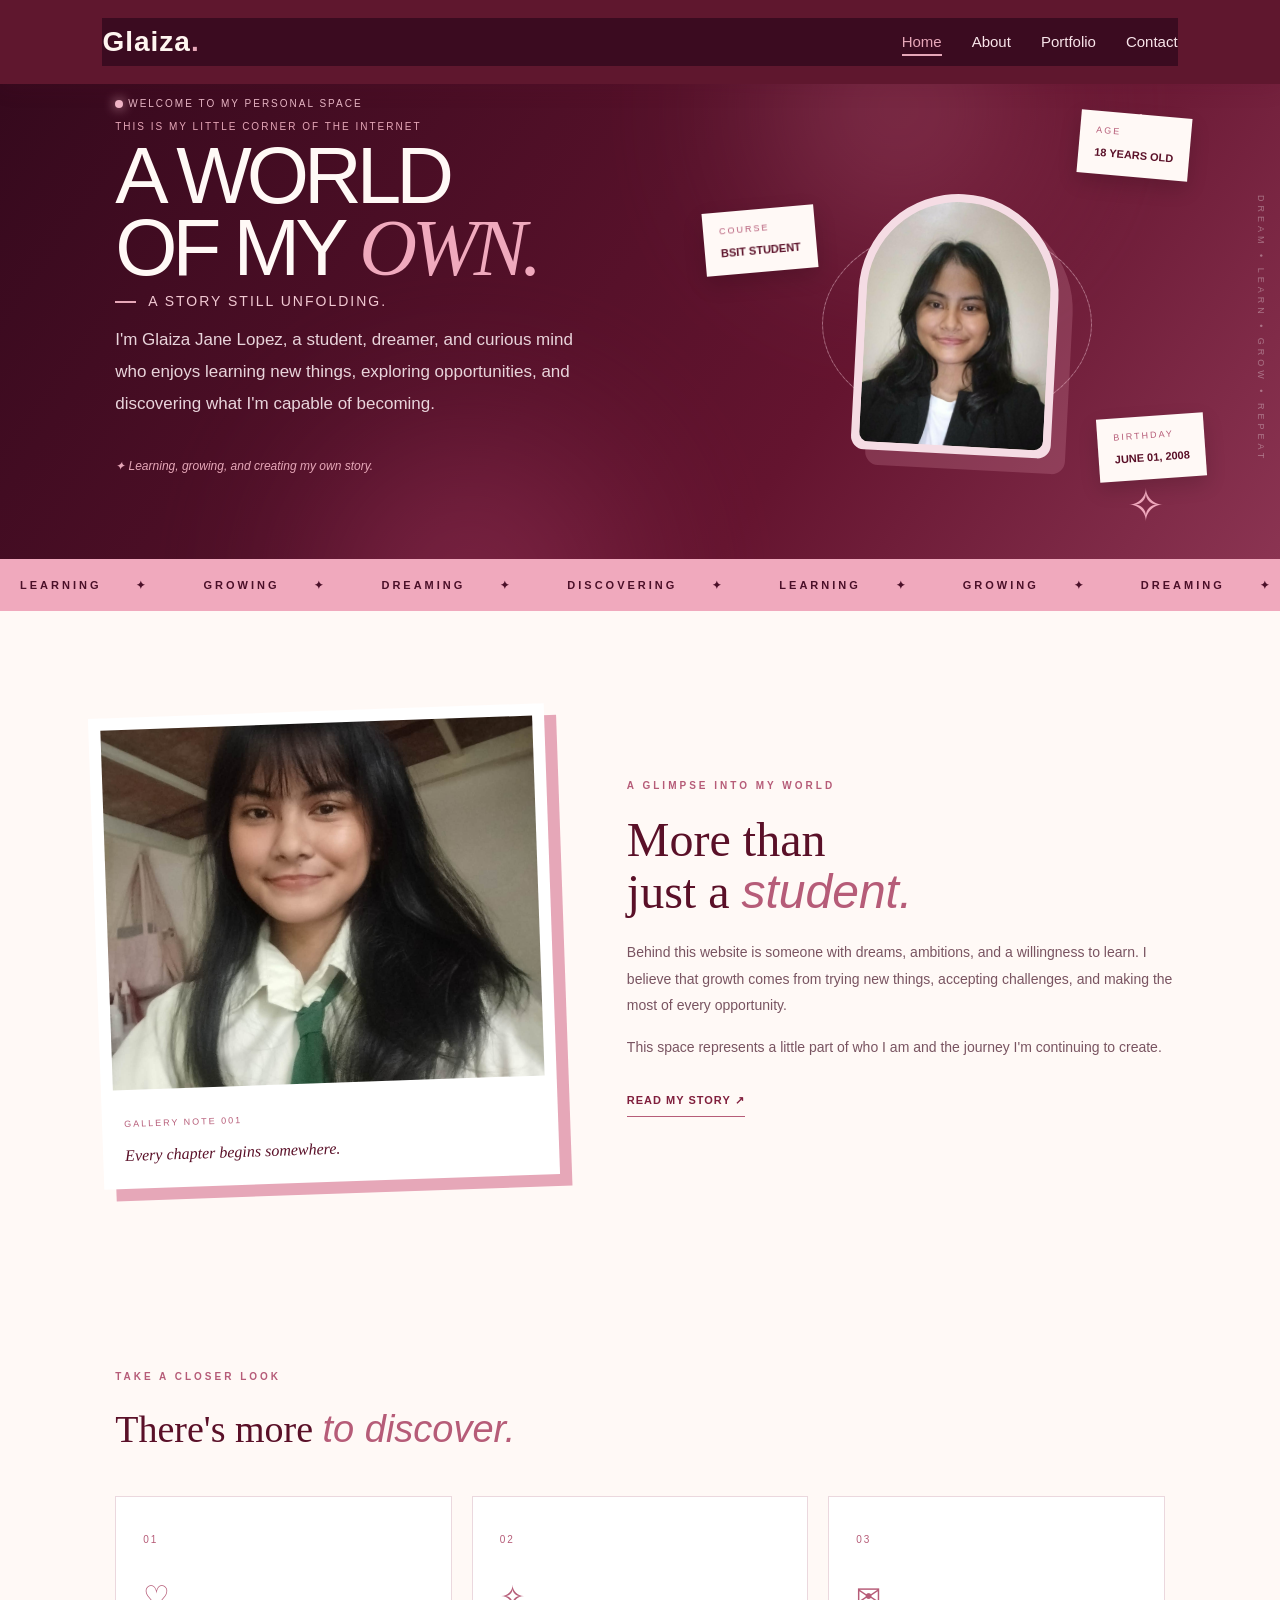
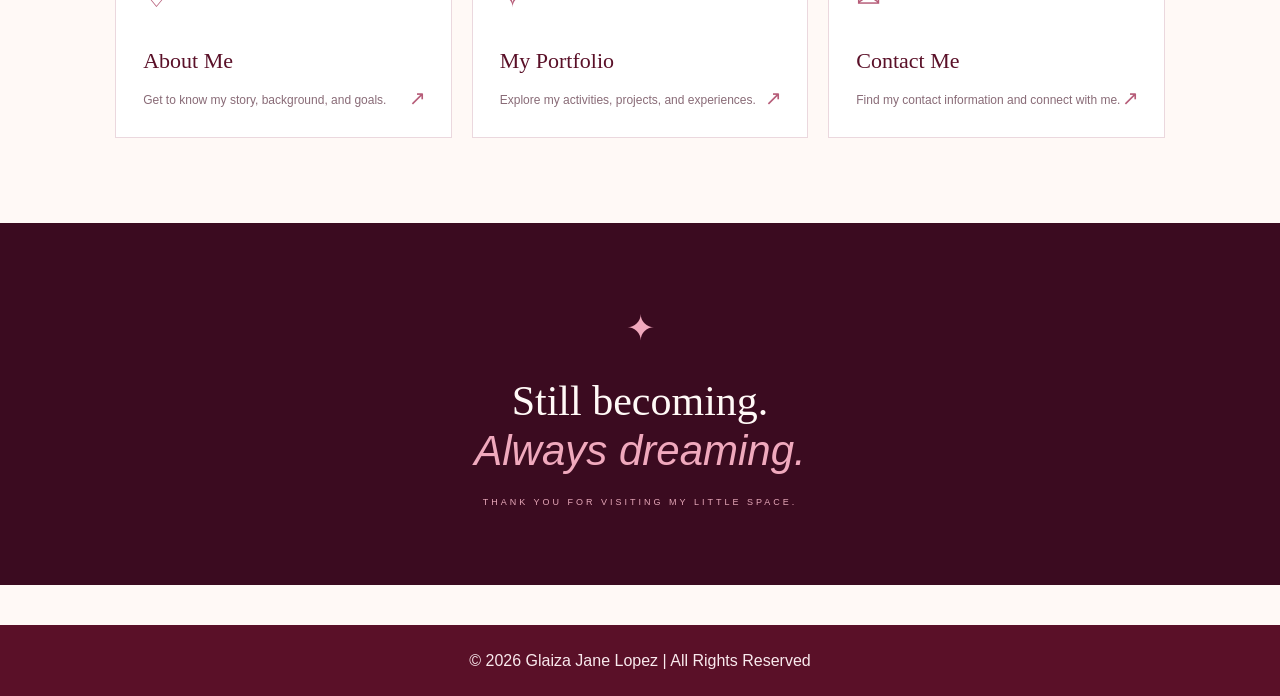
<file: index.html>
<!DOCTYPE html>
<html lang="en">
<head>
    <meta charset="UTF-8">
    <meta name="viewport" content="width=device-width, initial-scale=1.0">
    <title>Glaiza Jane Lopez | Home</title>
    <link rel="stylesheet" href="style.css">
</head>

<body class="dream-home">

    <header>
        <nav class="navbar dream-nav">
            <h2 class="logo">Glaiza<span>.</span></h2>

            <ul>
                <li><a href="index.html" class="active">Home</a></li>
                <li><a href="about.html">About</a></li>
                <li><a href="portfolio.html">Portfolio</a></li>
                <li><a href="contact.html">Contact</a></li>
            </ul>
        </nav>
    </header>

    <main>

        <!-- HERO SECTION -->

        <section class="dream-hero">

            <div class="dream-glow glow-one"></div>
            <div class="dream-glow glow-two"></div>
            <div class="dream-content">
                <div class="dream-intro-label">
                    <span class="online-dot"></span>
                    WELCOME TO MY PERSONAL SPACE
                </div>

                <p class="unique-intro">THIS IS MY LITTLE CORNER OF THE INTERNET</p>

                <h1>
                    A WORLD<br>
                    OF MY <span>OWN.</span>
                </h1>

                <div class="dream-subtitle">
                    <span class="subtitle-line"></span>
                    <p>A STORY STILL UNFOLDING.</p>
                </div>

                <p class="dream-description">
                    I'm Glaiza Jane Lopez, a student, dreamer, and
                    curious mind who enjoys learning new things,
                    exploring opportunities, and discovering what
                    I'm capable of becoming.
                </p>

                <div class="dream-social-note">
                    ✦ Learning, growing, and creating my own story.
                </div>

            </div>

            <!-- PROFILE IMAGE AND INFORMATION -->

            <div class="dream-portrait">

                <div class="portrait-orbit orbit-one"></div>
                <div class="portrait-orbit orbit-two"></div>

                <div class="portrait-card">
                    <img src="profile.jpg" alt="Glaiza Jane Lopez">
                </div>
                <div class="profile-fact fact-age">
                    <span>AGE</span>
                    <strong>18 YEARS OLD</strong>
                </div>

                <div class="profile-fact fact-birthday">
                    <span>BIRTHDAY</span>
                    <strong>JUNE 01, 2008</strong>
                </div>

                <div class="profile-fact fact-course">
                    <span>COURSE</span>
                    <strong>BSIT STUDENT</strong>
                </div>

                <div class="portrait-sticker sticker-top">✳</div>
                <div class="portrait-sticker sticker-bottom">✧</div>

            </div>

            <div class="dream-side-text">
                DREAM • LEARN • GROW • REPEAT
            </div>

        </section>

        <!-- MOVING TEXT -->

        <section class="dream-marquee">
            <div class="marquee-track">
                <span>LEARNING</span> ✦
                <span>GROWING</span> ✦
                <span>DREAMING</span> ✦
                <span>DISCOVERING</span> ✦
                <span>LEARNING</span> ✦
                <span>GROWING</span> ✦
                <span>DREAMING</span> ✦
                <span>DISCOVERING</span> ✦
            </div>
        </section>

        <!-- CONTENT BELOW HERO -->

        <section class="home-feature">

            <div class="feature-image">
                <img src="student.jpg" alt="A portrait of Glaiza">

                <div class="image-caption">
                    <span>GALLERY NOTE 001</span>
                    <p>Every chapter begins somewhere.</p>
                </div>
            </div>

            <div class="feature-text">

                <p class="section-label">A GLIMPSE INTO MY WORLD</p>

                <h2>
                    More than<br>
                    just a <span>student.</span>
                </h2>

                <p>
                    Behind this website is someone with dreams,
                    ambitions, and a willingness to learn. I believe
                    that growth comes from trying new things,
                    accepting challenges, and making the most of
                    every opportunity.
                </p>

                <p>
                    This space represents a little part of who I am
                    and the journey I'm continuing to create.
                </p>

                <a href="about.html" class="feature-link">
                    READ MY STORY ↗
                </a>

            </div>

        </section>

    
        <!-- EXPLORE PAGES -->

        <section class="dream-explore">

            <div class="explore-heading">
                <p class="section-label">TAKE A CLOSER LOOK</p>
                <h2>There's more <span>to discover.</span></h2>
            </div>

            <div class="explore-grid">

                <a href="about.html" class="explore-card">
                    <span class="explore-index">01</span>
                    <div class="explore-symbol">♡</div>
                    <h3>About Me</h3>
                    <p>Get to know my story, background, and goals.</p>
                    <span class="explore-arrow">↗</span>
                </a>

                <a href="portfolio.html" class="explore-card">
                    <span class="explore-index">02</span>
                    <div class="explore-symbol">✧</div>
                    <h3>My Portfolio</h3>
                    <p>Explore my activities, projects, and experiences.</p>
                    <span class="explore-arrow">↗</span>
                </a>

                <a href="contact.html" class="explore-card">
                    <span class="explore-index">03</span>
                    <div class="explore-symbol">✉</div>
                    <h3>Contact Me</h3>
                    <p>Find my contact information and connect with me.</p>
                    <span class="explore-arrow">↗</span>
                </a>

            </div>

        </section>

        <!-- ENDING -->

        <section class="dream-ending">
            <span>✦</span>
            <h2>Still becoming.<br><i>Always dreaming.</i></h2>
            <p>THANK YOU FOR VISITING MY LITTLE SPACE.</p>
        </section>

    </main>

    <!-- INTERACTIVE PROFILE POPUP -->

    <div class="dream-modal" id="dreamModal">

        <div class="dream-modal-box">

            <button class="dream-modal-close" onclick="hideProfile()">×</button>

            <span class="dream-modal-icon">✦</span>

            <p class="dream-modal-label">A LITTLE INTRODUCTION</p>

            <h2>It's nice to meet you!</h2>

            <p>
                I'm Glaiza Jane Lopez, an 18-year-old BSIT student
                born on June 1, 2008. I enjoy learning new things,
                exploring different opportunities, and discovering
                what I can achieve.
            </p>

            <p>
                I believe that every experience is a chance to grow
                and become a better version of myself.
            </p>

            <a href="about.html">DISCOVER MY STORY ↗</a>

        </div>

    </div>

    <footer>
        <p>© 2026 Glaiza Jane Lopez | All Rights Reserved</p>
    </footer>

    <script>
        function showProfile() {
            document.getElementById("dreamModal").classList.add("active");
            document.body.style.overflow = "hidden";
        }

        function hideProfile() {
            document.getElementById("dreamModal").classList.remove("active");
            document.body.style.overflow = "auto";
        }

        document.getElementById("dreamModal").addEventListener("click", function(event) {
            if (event.target === this) {
                hideProfile();
            }
        });

        document.addEventListener("keydown", function(event) {
            if (event.key === "Escape") {
                hideProfile();
            }
        });
    </script>
<!-- CREATIVE PAGE LOADER -->
<div class="page-loader" id="pageLoader">
    <div class="loader-content">
        <div class="loader-star">✦</div>

        <h1>Glaiza<span>.</span></h1>

        <p>A LITTLE WORLD OF DREAMS</p>

        <div class="loader-line">
            <div class="loader-progress"></div>
        </div>

        <small>PLEASE WAIT A MOMENT...</small>
    </div>
</div>
<script>
const pageLoader = document.getElementById("pageLoader");

document.querySelectorAll("nav a[href]").forEach(link => {
    link.addEventListener("click", function(event) {
        const destination = this.href;

        if (
            this.target === "_blank" ||
            this.hasAttribute("download") ||
            !destination ||
            destination.startsWith("javascript:")
        ) {
            return;
        }

        const url = new URL(destination);

        if (url.origin !== location.origin ||
            url.pathname === location.pathname &&
            url.hash) {
            return;
        }

        event.preventDefault();

        pageLoader.classList.add("active");

        setTimeout(() => {
            window.location.href = destination;
        }, 900);
    });
});
</script>

<script>
// SCROLL REVEAL ANIMATION
const revealElements = document.querySelectorAll(
    "main section, .project-card, .about-timeline-item, .certificate-card, form"
);

revealElements.forEach(element => {
    element.classList.add("scroll-reveal");
});

const revealObserver = new IntersectionObserver((entries) => {
    entries.forEach(entry => {
        if (entry.isIntersecting) {
            entry.target.classList.add("show");
            revealObserver.unobserve(entry.target);
        }
    });
}, {
    threshold: 0.12
});

revealElements.forEach(element => {
    revealObserver.observe(element);
});
</script>

</body>
</html>
</file>
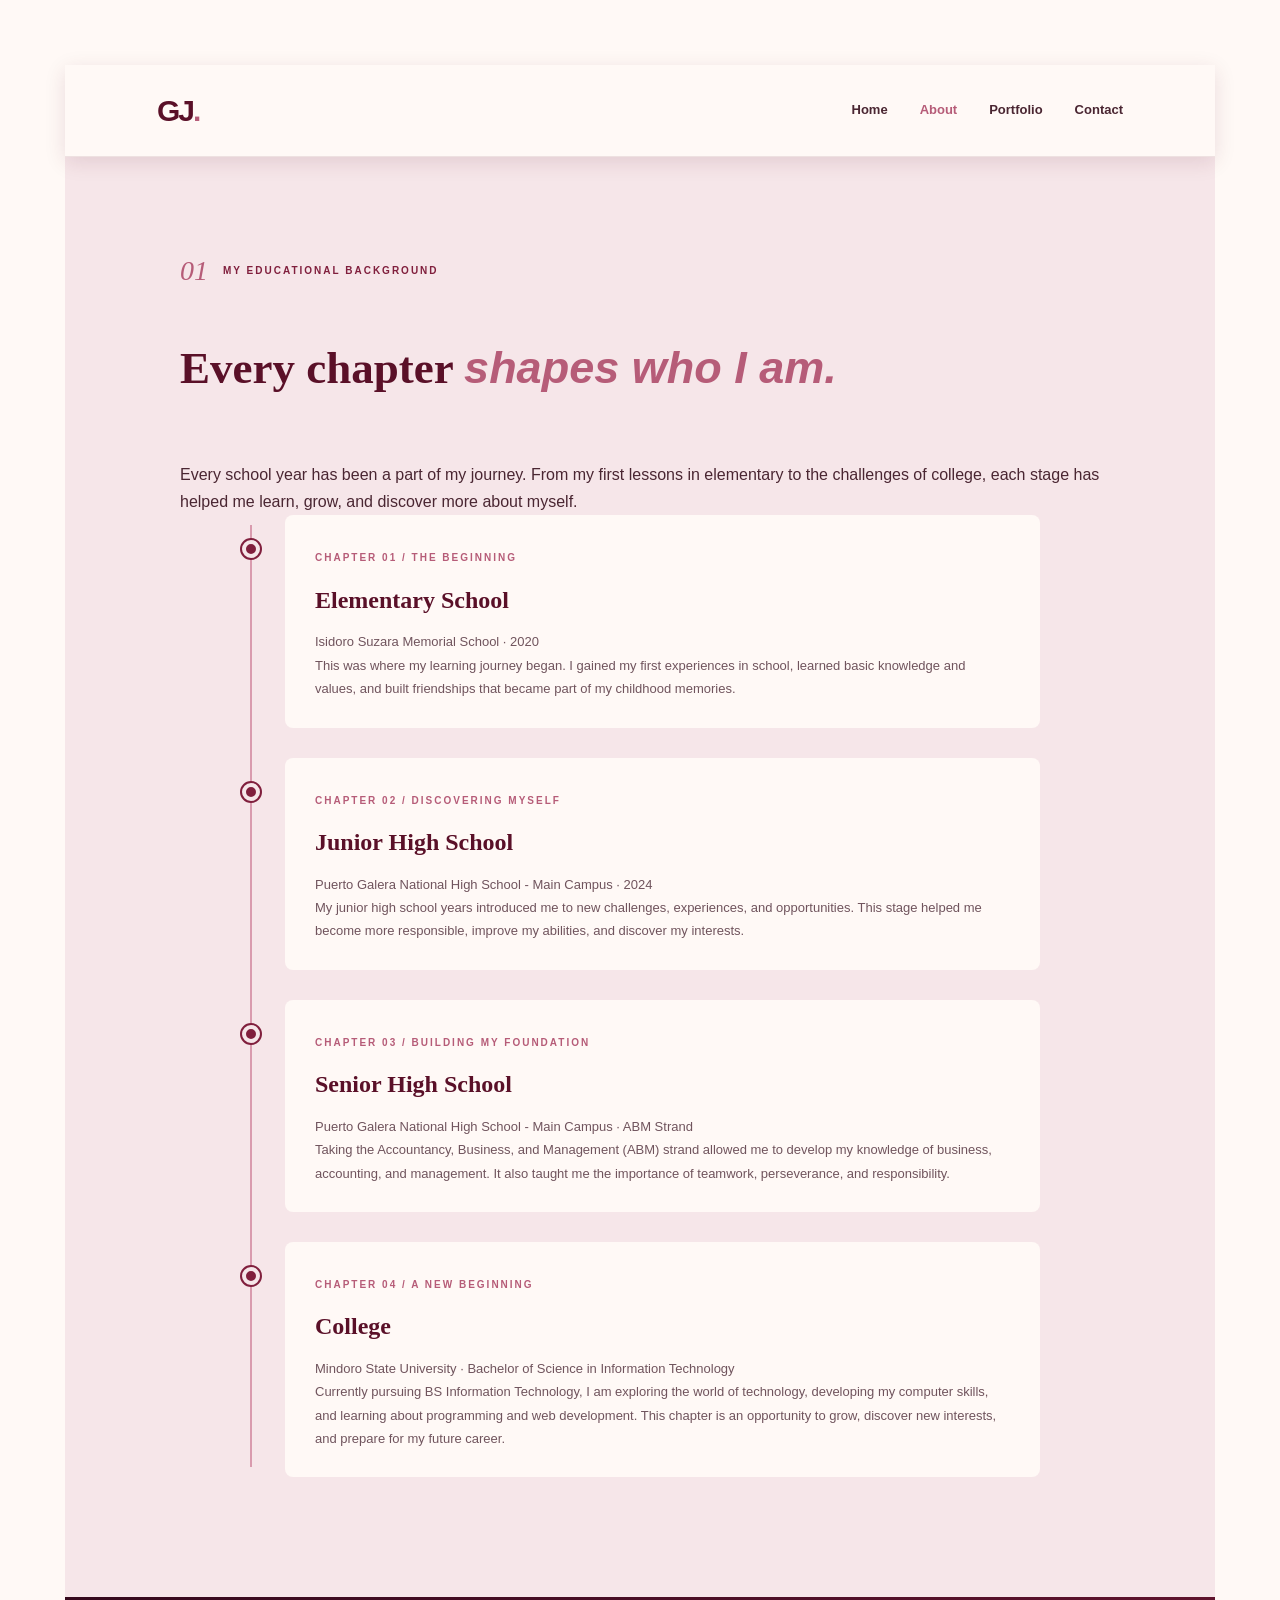
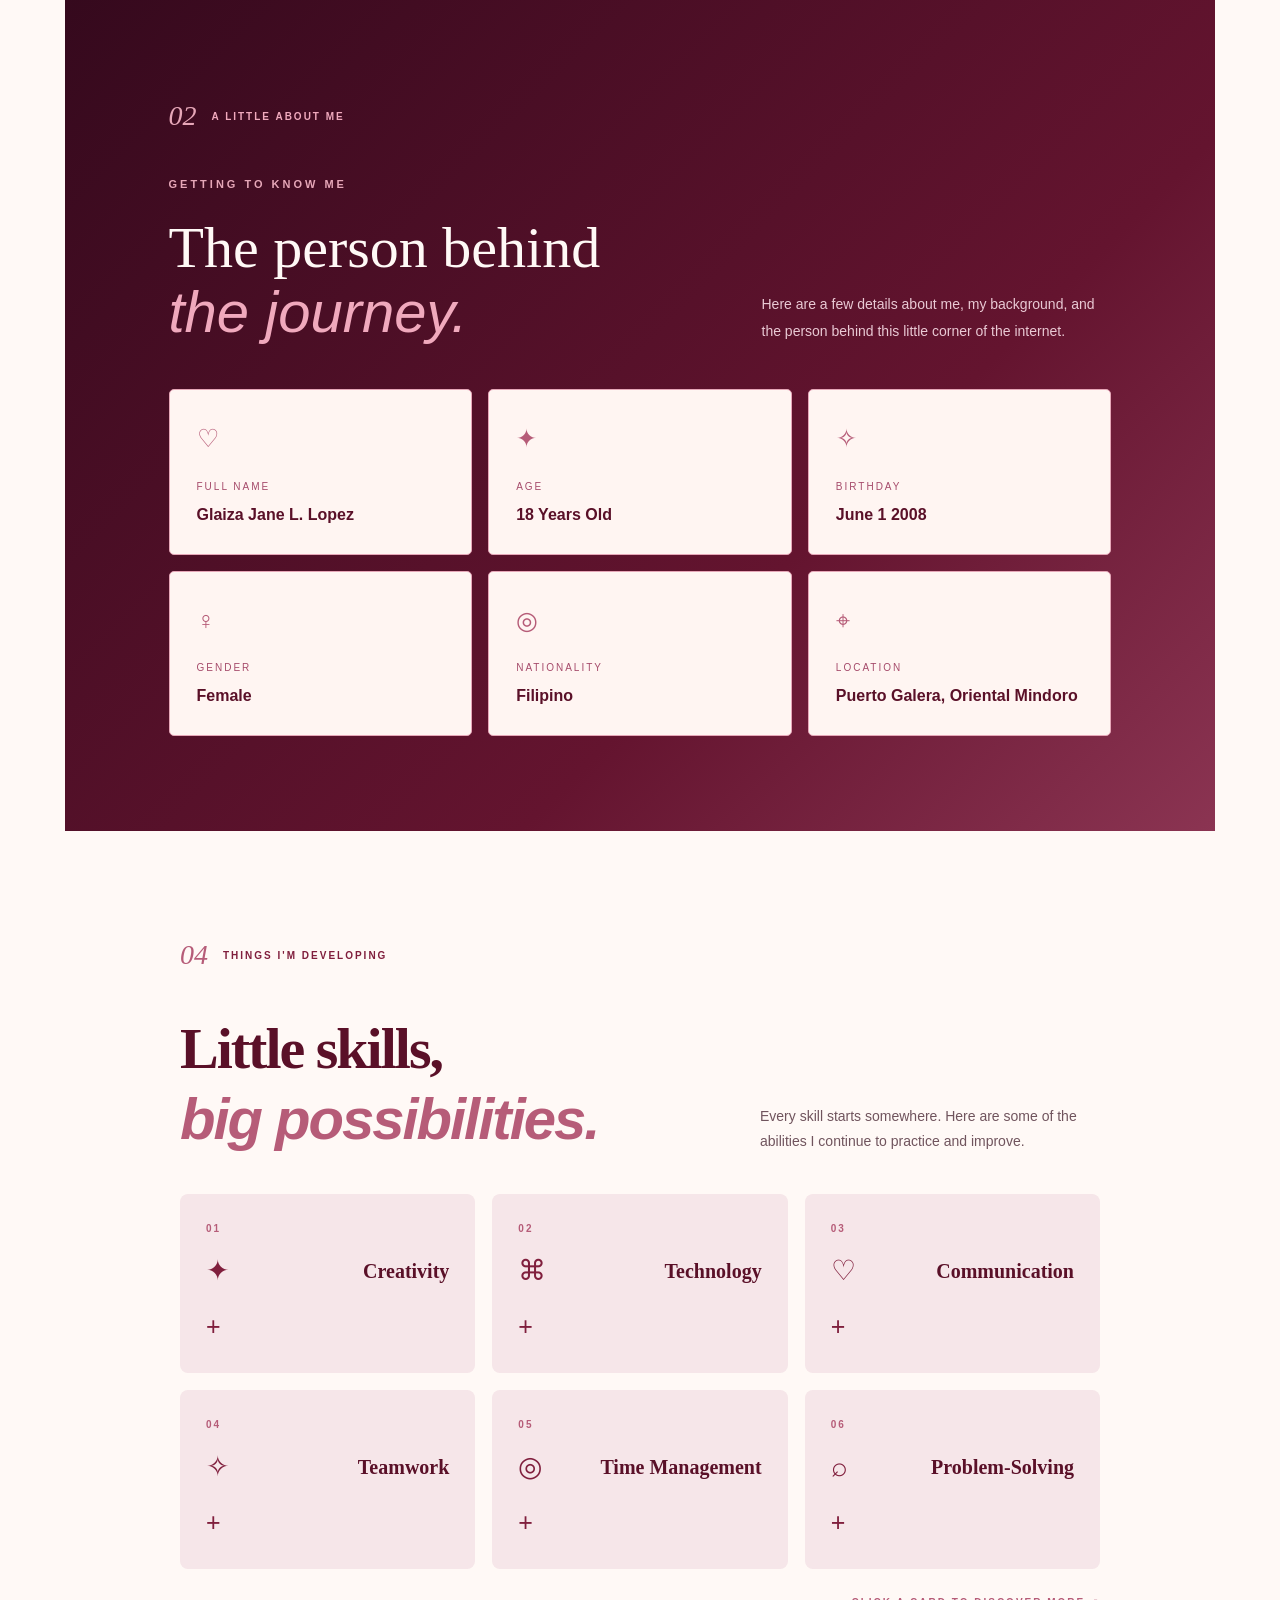
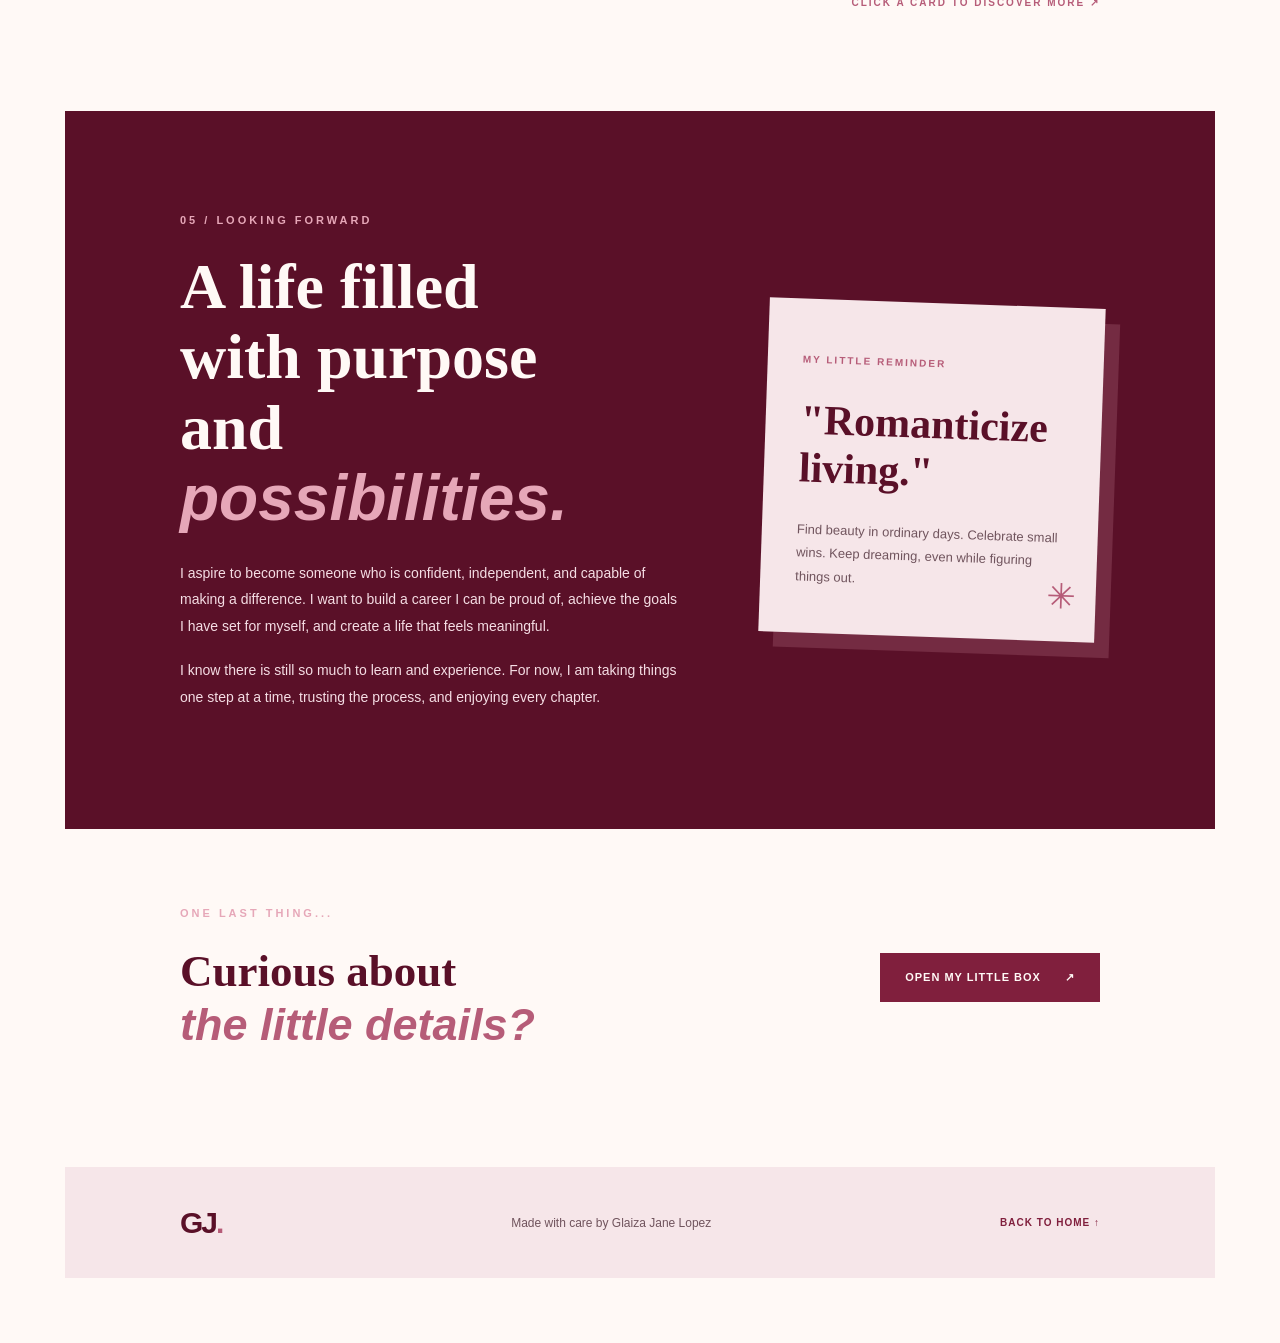
<file: about.html>
<!DOCTYPE html>
<html lang="en">
<head>
    <meta charset="UTF-8">
    <meta name="viewport" content="width=device-width, initial-scale=1.0">
    <title>About Me | Glaiza Jane Lopez</title>
    <link rel="stylesheet" href="style.css">
</head>
<body class="about-page">

    <!-- NAVIGATION -->
    <header class="about-header">
        <nav class="about-nav">
            <a href="index.html" class="about-logo">GJ<span>.</span></a>

            <div class="about-nav-links">
                <a href="index.html">Home</a>
                <a href="about.html" class="active">About</a>
                <a href="portfolio.html">Portfolio</a>
                <a href="contact.html">Contact</a>
            </div>
        </nav>
    </header>

    <main>

      
<!-- EDUCATIONAL BACKGROUND -->
<section class="about-education">
    <div class="about-section-label">
        <span>01</span>
        <p>MY EDUCATIONAL BACKGROUND</p>
    </div>

    <h2>Every chapter <span>shapes who I am.</span></h2>

    <p class="education-intro">
        Every school year has been a part of my journey.
        From my first lessons in elementary to the challenges
        of college, each stage has helped me learn, grow,
        and discover more about myself.
    </p>

    <div class="about-timeline">

        <!-- ELEMENTARY -->
        <div class="about-timeline-item">
            <div class="timeline-dot"></div>

            <div class="timeline-card">
                <span>CHAPTER 01 / THE BEGINNING</span>
                <h3>Elementary School</h3>

                <p class="education-years">Isidoro Suzara Memorial School · 2020</p>

                <p>
                    This was where my learning journey began.
                    I gained my first experiences in school,
                    learned basic knowledge and values, and
                    built friendships that became part of my
                    childhood memories.
                </p>
            </div>
        </div>

        <!-- HIGH SCHOOL -->
        <div class="about-timeline-item">
            <div class="timeline-dot"></div>

            <div class="timeline-card">
                <span>CHAPTER 02 / DISCOVERING MYSELF</span>
                <h3>Junior High School</h3>

                <p class="education-years">Puerto Galera National High School - Main Campus · 2024</p>

                <p>
                    My junior high school years introduced me
                    to new challenges, experiences, and
                    opportunities. This stage helped me become
                    more responsible, improve my abilities,
                    and discover my interests.
                </p>
            </div>
        </div>

        <!-- SENIOR HIGH SCHOOL -->
        <div class="about-timeline-item">
            <div class="timeline-dot"></div>

            <div class="timeline-card">
                <span>CHAPTER 03 / BUILDING MY FOUNDATION</span>
                <h3>Senior High School</h3>

                <p class="education-years">
                    Puerto Galera National High School - Main Campus · ABM Strand
                </p>

                <p>
                    Taking the Accountancy, Business, and
                    Management (ABM) strand allowed me to
                    develop my knowledge of business,
                    accounting, and management. It also
                    taught me the importance of teamwork,
                    perseverance, and responsibility.
                </p>
            </div>
        </div>

        <!-- COLLEGE -->
        <div class="about-timeline-item">
            <div class="timeline-dot"></div>

            <div class="timeline-card">
                <span>CHAPTER 04 / A NEW BEGINNING</span>
                <h3>College</h3>

                <p class="education-years">
                    Mindoro State University · Bachelor of Science in Information Technology
                </p>

                <p>
                    Currently pursuing BS Information Technology,
                    I am exploring the world of technology,
                    developing my computer skills, and learning
                    about programming and web development.
                    This chapter is an opportunity to grow,
                    discover new interests, and prepare for
                    my future career.
                </p>
            </div>
        </div>

    </div>
</section>

<!-- PERSONAL INFORMATION -->
<section class="about-personal">
    <div class="about-section-label">
        <span>02</span>
        <p>A LITTLE ABOUT ME</p>
    </div>

    <div class="personal-heading">
        <div>
            <p class="about-eyebrow">GETTING TO KNOW ME</p>
            <h2>The person behind<br><span>the journey.</span></h2>
        </div>

        <p class="personal-intro">
            Here are a few details about me, my background,
            and the person behind this little corner of the internet.
        </p>
    </div>

    <div class="personal-info-grid">

        <div class="personal-info-card">
            <span class="personal-icon">♡</span>
            <p>FULL NAME</p>
            <h3>Glaiza Jane L. Lopez</h3>
        </div>

        <div class="personal-info-card">
            <span class="personal-icon">✦</span>
            <p>AGE</p>
            <h3>18 Years Old</h3>
        </div>

        <div class="personal-info-card">
            <span class="personal-icon">✧</span>
            <p>BIRTHDAY</p>
            <h3>June 1 2008</h3>
        </div>

        <div class="personal-info-card">
            <span class="personal-icon">♀</span>
            <p>GENDER</p>
            <h3>Female</h3>
        </div>

        <div class="personal-info-card">
            <span class="personal-icon">◎</span>
            <p>NATIONALITY</p>
            <h3>Filipino</h3>
        </div>

        <div class="personal-info-card">
            <span class="personal-icon">⌖</span>
            <p>LOCATION</p>
            <h3>Puerto Galera, Oriental Mindoro</h3>
        </div>

    </div>
</section>

        <!-- SKILLS -->
        <section class="about-skills">
            <div class="about-section-label">
                <span>04</span>
                <p>THINGS I'M DEVELOPING</p>
            </div>

            <div class="about-skills-heading">
                <h2>Little skills,<br><span>big possibilities.</span></h2>
                <p>
                    Every skill starts somewhere. Here are some of the
                    abilities I continue to practice and improve.
                </p>
            </div>

            <div class="about-skill-grid">

                <details class="about-skill-card">
                    <summary>
                        <span class="skill-number">01</span>
                        <span class="skill-icon">✦</span>
                        <h3>Creativity</h3>
                        <span class="skill-plus">+</span>
                    </summary>
                    <p>
                        Exploring ideas and finding creative ways to
                        express thoughts and solve tasks.
                    </p>
                </details>

                <details class="about-skill-card">
                    <summary>
                        <span class="skill-number">02</span>
                        <span class="skill-icon">⌘</span>
                        <h3>Technology</h3>
                        <span class="skill-plus">+</span>
                    </summary>
                    <p>
                        Learning basic computer skills, web design,
                        HTML, and CSS.
                    </p>
                </details>

                <details class="about-skill-card">
                    <summary>
                        <span class="skill-number">03</span>
                        <span class="skill-icon">♡</span>
                        <h3>Communication</h3>
                        <span class="skill-plus">+</span>
                    </summary>
                    <p>
                        Practicing how to share ideas clearly and
                        listen to different perspectives.
                    </p>
                </details>

                <details class="about-skill-card">
                    <summary>
                        <span class="skill-number">04</span>
                        <span class="skill-icon">✧</span>
                        <h3>Teamwork</h3>
                        <span class="skill-plus">+</span>
                    </summary>
                    <p>
                        Working with others, sharing responsibilities,
                        and respecting everyone's contributions.
                    </p>
                </details>

                <details class="about-skill-card">
                    <summary>
                        <span class="skill-number">05</span>
                        <span class="skill-icon">◎</span>
                        <h3>Time Management</h3>
                        <span class="skill-plus">+</span>
                    </summary>
                    <p>
                        Learning to organize my tasks and make better
                        use of my time.
                    </p>
                </details>

                <details class="about-skill-card">
                    <summary>
                        <span class="skill-number">06</span>
                        <span class="skill-icon">⌕</span>
                        <h3>Problem-Solving</h3>
                        <span class="skill-plus">+</span>
                    </summary>
                    <p>
                        Approaching challenges with patience and
                        looking for ways to improve.
                    </p>
                </details>

            </div>

            <p class="about-skill-hint">CLICK A CARD TO DISCOVER MORE ↗</p>
        </section>

        <!-- DREAMS -->
        <section class="about-dreams">
            <div class="about-dreams-content">
                <p class="about-eyebrow">05 / LOOKING FORWARD</p>

                <h2>
                    A life filled<br>
                    with purpose<br>
                    and <span>possibilities.</span>
                </h2>

                <p>
                    I aspire to become someone who is confident,
                    independent, and capable of making a difference.
                    I want to build a career I can be proud of, achieve
                    the goals I have set for myself, and create a life
                    that feels meaningful.
                </p>

                <p>
                    I know there is still so much to learn and experience.
                    For now, I am taking things one step at a time,
                    trusting the process, and enjoying every chapter.
                </p>
            </div>

            <div class="about-dreams-quote">
                <span>MY LITTLE REMINDER</span>
                <h3>"Romanticize<br>living."</h3>
                <p>
                    Find beauty in ordinary days. Celebrate small wins.
                    Keep dreaming, even while figuring things out.
                </p>
                <span class="quote-star">✳</span>
            </div>
        </section>

        <!-- FUN FACTS POPUP -->
        <section class="about-fun-section">
            <div>
                <p class="about-eyebrow">ONE LAST THING...</p>
                <h2>Curious about<br><span>the little details?</span></h2>
            </div>

            <button class="about-fun-button" onclick="openFunFacts()">
                OPEN MY LITTLE BOX <span>↗</span>
            </button>
        </section>

        <div class="about-popup" id="funFactsPopup">
            <div class="about-popup-content">
                <button class="about-popup-close" onclick="closeFunFacts()"
                    aria-label="Close popup">&times;</button>

                <p class="about-eyebrow">A FEW LITTLE THINGS</p>
                <h2>Beyond the portfolio.</h2>

                <div class="fun-fact-list">
                    <p><span>01</span> I believe in making ordinary days special.</p>
                    <p><span>02</span> I enjoy discovering new things and ideas.</p>
                    <p><span>03</span> I believe that growth takes time.</p>
                    <p><span>04</span> I have big dreams and many chapters ahead.</p>
                </div>

                <p class="about-popup-note">THANK YOU FOR GETTING TO KNOW ME ♡</p>
            </div>
        </div>

    </main>

    <!-- FOOTER -->
    <footer class="about-footer">
        <a href="index.html" class="about-logo">GJ<span>.</span></a>
        <p>Made with care by Glaiza Jane Lopez</p>
        <a href="index.html">BACK TO HOME ↑</a>
    </footer>

    <!-- POPUP SCRIPT -->
    <script>
        const funFactsPopup = document.getElementById("funFactsPopup");

        function openFunFacts() {
            funFactsPopup.classList.add("show");
        }

        function closeFunFacts() {
            funFactsPopup.classList.remove("show");
        }

        funFactsPopup.addEventListener("click", function(event) {
            if (event.target === funFactsPopup) {
                closeFunFacts();
            }
        });

        document.addEventListener("keydown", function(event) {
            if (event.key === "Escape") {
                closeFunFacts();
            }
        });
    </script>
<!-- CREATIVE PAGE LOADER -->
<div class="page-loader" id="pageLoader">
    <div class="loader-content">
        <div class="loader-star">✦</div>

        <h1>Glaiza<span>.</span></h1>

        <p>A LITTLE WORLD OF DREAMS</p>

        <div class="loader-line">
            <div class="loader-progress"></div>
        </div>

        <small>PLEASE WAIT A MOMENT...</small>
    </div>
</div>
<script>
const pageLoader = document.getElementById("pageLoader");

document.querySelectorAll("nav a[href]").forEach(link => {
    link.addEventListener("click", function(event) {
        const destination = this.href;

        if (
            this.target === "_blank" ||
            this.hasAttribute("download") ||
            !destination ||
            destination.startsWith("javascript:")
        ) {
            return;
        }

        const url = new URL(destination);

        if (url.origin !== location.origin ||
            url.pathname === location.pathname &&
            url.hash) {
            return;
        }

        event.preventDefault();

        pageLoader.classList.add("active");

        setTimeout(() => {
            window.location.href = destination;
        }, 900);
    });
});
</script>

<script>
// SCROLL REVEAL ANIMATION
const revealElements = document.querySelectorAll(
    "main section, .project-card, .about-timeline-item, .certificate-card, form"
);

revealElements.forEach(element => {
    element.classList.add("scroll-reveal");
});

const revealObserver = new IntersectionObserver((entries) => {
    entries.forEach(entry => {
        if (entry.isIntersecting) {
            entry.target.classList.add("show");
            revealObserver.unobserve(entry.target);
        }
    });
}, {
    threshold: 0.12
});

revealElements.forEach(element => {
    revealObserver.observe(element);
});
</script>

</body>
</html>
</file>
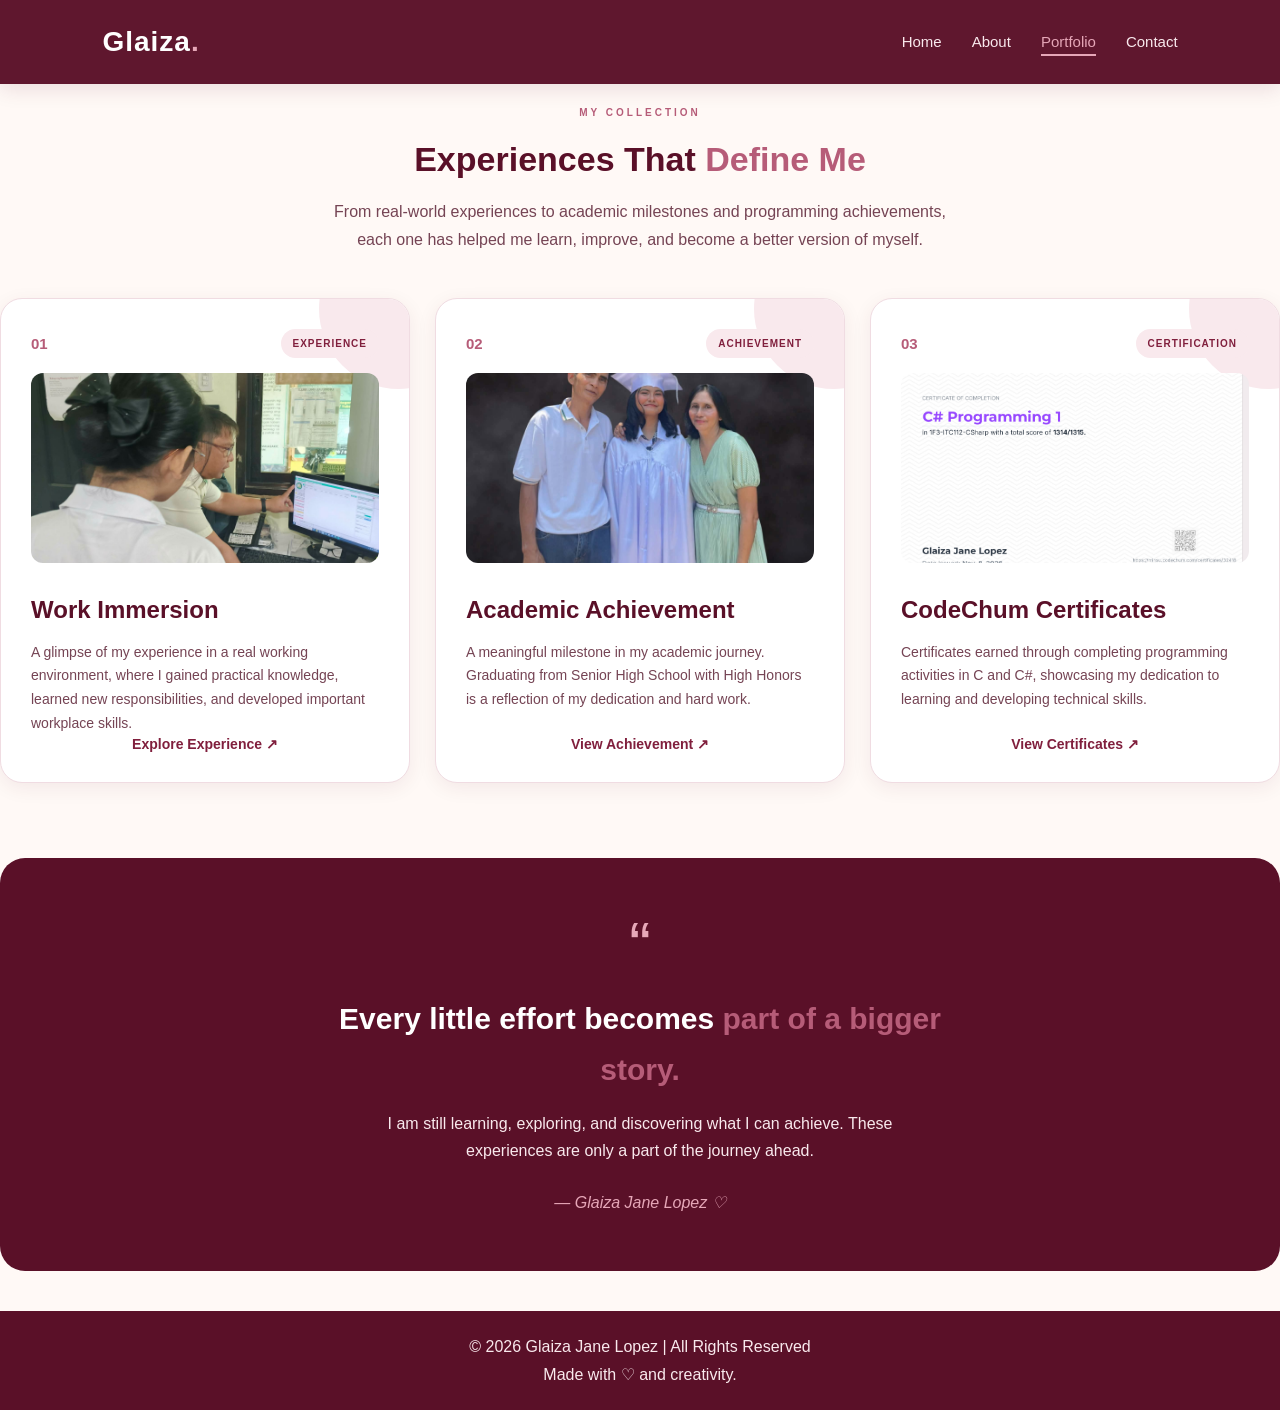
<file: portfolio.html>
<!DOCTYPE html>
<html lang="en">
<head>
    <meta charset="UTF-8">
    <meta name="viewport" content="width=device-width, initial-scale=1.0">
    <title>My Portfolio | Glaiza Jane Lopez</title>
    <link rel="stylesheet" href="style.css">
</head>

<body class="portfolio-page">

    <!-- NAVIGATION BAR -->
    <header>
        <nav class="navbar">
            <h2 class="logo">Glaiza<span>.</span></h2>

            <ul>
                <li><a href="index.html">Home</a></li>
                <li><a href="about.html">About</a></li>
                <li><a href="portfolio.html" class="active">Portfolio</a></li>
                <li><a href="contact.html">Contact</a></li>
            </ul>
        </nav>
    </header>
        <div class="portfolio-intro">
            <p class="section-label">MY COLLECTION</p>

            <h2>Experiences That <span>Define Me</span></h2>

            <p>
                From real-world experiences to academic milestones
                and programming achievements, each one has helped
                me learn, improve, and become a better version of myself.
            </p>
        </div>

        <!-- PORTFOLIO CARDS -->
        <div class="portfolio-container">

            <!-- WORK IMMERSION -->
            <article class="project-card project-card-image">

                <div class="project-card-top">
                    <span class="project-number">01</span>
                    <span class="project-label">EXPERIENCE</span>
                </div>

                <div class="project-image">
                    <img src="immer.jpg"
                         alt="Work Immersion Experience">
                </div>

                <h2>Work Immersion</h2>

                <p>
                    A glimpse of my experience in a real working
                    environment, where I gained practical knowledge,
                    learned new responsibilities, and developed
                    important workplace skills.
                </p>

                <button class="view-project"
                        onclick="showDetails('immersion')">
                    Explore Experience <span>↗</span>
                </button>

            </article>

            <!-- ACADEMIC ACHIEVEMENT -->
            <article class="project-card project-card-image">

                <div class="project-card-top">
                    <span class="project-number">02</span>
                    <span class="project-label">ACHIEVEMENT</span>
                </div>

                <div class="project-image">
                    <img src="grad.jpg"
                         alt="Senior High School Graduation">
                </div>

                <h2>Academic Achievement</h2>

                <p>
                    A meaningful milestone in my academic journey.
                    Graduating from Senior High School with High
                    Honors is a reflection of my dedication and hard work.
                </p>

                <button class="view-project"
                        onclick="showDetails('achievement')">
                    View Achievement <span>↗</span>
                </button>

            </article>

            <!-- CODECHUM CERTIFICATES -->
            <article class="project-card project-card-image">

                <div class="project-card-top">
                    <span class="project-number">03</span>
                    <span class="project-label">CERTIFICATION</span>
                </div>

                <div class="project-image">
                    <img src="cert.png.png"
                         alt="CodeChum Programming Certificate">
                </div>

                <h2>CodeChum Certificates</h2>

                <p>
                    Certificates earned through completing
                    programming activities in C and C#,
                    showcasing my dedication to learning
                    and developing technical skills.
                </p>

                <button class="view-project"
                        onclick="showDetails('codechum')">
                    View Certificates <span>↗</span>
                </button>

            </article>

        </div>

        <!-- CLOSING QUOTE -->
        <section class="portfolio-quote">

            <div class="quote-symbol">“</div>

            <h2>
                Every little effort becomes
                <span>part of a bigger story.</span>
            </h2>

            <p>
                I am still learning, exploring, and discovering
                what I can achieve. These experiences are only
                a part of the journey ahead.
            </p>

            <span class="quote-signature">
                — Glaiza Jane Lopez ♡
            </span>

        </section>

    </main>

    <!-- INTERACTIVE POPUP -->
    <div class="portfolio-popup" id="portfolioPopup">

        <div class="portfolio-popup-content">

            <button class="popup-close"
                    onclick="closeDetails()"
                    aria-label="Close popup">
                &times;
            </button>

            <div class="popup-icon" id="detailIcon">✿</div>

            <span class="popup-category" id="detailCategory">
                MY EXPERIENCE
            </span>

            <h2 id="detailTitle">Category Title</h2>

            <p id="detailDescription">
                Description goes here.
            </p>

            <!-- CERTIFICATE IMAGES -->
            <div class="popup-certificate-images"
                 id="certificateImages"
                 style="display: none;">

                <div>
                    <img src="cert.png.png"
                         alt="C Programming 1 Certificate">
                    <p>C Programming 1</p>
                </div>

                <div>
                    <img src="cert2.png"
                         alt="C# Programming 1 Certificate">
                    <p>C# Programming 1</p>
                </div>

            </div>

            <div class="popup-line"></div>

            <h3>What It Taught Me</h3>

            <p id="detailLearning">
                Learning experience goes here.
            </p>

            <button class="btn" onclick="closeDetails()">
                Close ♡
            </button>

        </div>

    </div>

    <!-- FOOTER -->
    <footer>
        <p>© 2026 Glaiza Jane Lopez | All Rights Reserved</p>
        <p>Made with ♡ and creativity.</p>
    </footer>

    <!-- JAVASCRIPT -->
    <script>

        const details = {

            immersion: {
                icon: "💼",
                category: "WORK EXPERIENCE",
                title: "My Work Immersion Journey",

                description:
                    "My work immersion gave me the opportunity to experience an actual working environment. During my immersion, I assisted with assigned tasks, helped organize documents, prepared service-related materials, and observed how employees handled their daily responsibilities.",

                learning:
                    "This experience taught me the importance of responsibility, teamwork, time management, and professionalism. It also helped me become more confident in communicating with others and adapting to a workplace."
            },

            achievement: {
                icon: "🎓",
                category: "ACADEMIC ACHIEVEMENT",
                title: "Senior High School Graduate",

                description:
                    "I successfully completed my Senior High School education under the Accountancy, Business, and Management (ABM) strand. I graduated with High Honors and ranked 5th among 337 Grade 12 students.",

                learning:
                    "This achievement represents my dedication, perseverance, and commitment to education. It reminds me that every effort, no matter how small, contributes to reaching my goals."
            },

            codechum: {
                icon: "💻",
                category: "PROGRAMMING CERTIFICATES",
                title: "My CodeChum Certificates",

                description:
                    "I successfully completed C Programming 1 and C# Programming 1 through CodeChum. These certificates represent my effort and dedication to learning programming and improving my technical skills.",

                learning:
                    "Through these programming activities, I improved my understanding of coding concepts, logical thinking, and problem-solving. They also encouraged me to continue exploring the world of technology.",

                certificates: true
            }

        };

        function showDetails(category) {

            const item = details[category];

            if (!item) return;

            document.getElementById("detailIcon").textContent = item.icon;
            document.getElementById("detailCategory").textContent = item.category;
            document.getElementById("detailTitle").textContent = item.title;
            document.getElementById("detailDescription").textContent = item.description;
            document.getElementById("detailLearning").textContent = item.learning;

            const certificateImages =
                document.getElementById("certificateImages");

            certificateImages.style.display =
                item.certificates ? "grid" : "none";

            document.getElementById("portfolioPopup").classList.add("active");

        }

        function closeDetails() {
            document.getElementById("portfolioPopup").classList.remove("active");
        }

        // Close popup when clicking outside
        document.getElementById("portfolioPopup").addEventListener("click", function(event) {
            if (event.target === this) {
                closeDetails();
            }
        });

        // Close popup using Escape
        document.addEventListener("keydown", function(event) {
            if (event.key === "Escape") {
                closeDetails();
            }
        });

    </script>
<!-- CREATIVE PAGE LOADER -->
<div class="page-loader" id="pageLoader">
    <div class="loader-content">
        <div class="loader-star">✦</div>

        <h1>Glaiza<span>.</span></h1>

        <p>A LITTLE WORLD OF DREAMS</p>

        <div class="loader-line">
            <div class="loader-progress"></div>
        </div>

        <small>PLEASE WAIT A MOMENT...</small>
    </div>
</div>
<script>
const pageLoader = document.getElementById("pageLoader");

document.querySelectorAll("nav a[href]").forEach(link => {
    link.addEventListener("click", function(event) {
        const destination = this.href;

        if (
            this.target === "_blank" ||
            this.hasAttribute("download") ||
            !destination ||
            destination.startsWith("javascript:")
        ) {
            return;
        }

        const url = new URL(destination);

        if (url.origin !== location.origin ||
            url.pathname === location.pathname &&
            url.hash) {
            return;
        }

        event.preventDefault();

        pageLoader.classList.add("active");

        setTimeout(() => {
            window.location.href = destination;
        }, 900);
    });
});
</script>

<script>
// SCROLL REVEAL ANIMATION
const revealElements = document.querySelectorAll(
    "main section, .project-card, .about-timeline-item, .certificate-card, form"
);

revealElements.forEach(element => {
    element.classList.add("scroll-reveal");
});

const revealObserver = new IntersectionObserver((entries) => {
    entries.forEach(entry => {
        if (entry.isIntersecting) {
            entry.target.classList.add("show");
            revealObserver.unobserve(entry.target);
        }
    });
}, {
    threshold: 0.12
});

revealElements.forEach(element => {
    revealObserver.observe(element);
});
</script>

</body>
</html>
</file>
<file: style.css>
/* =================================
   GENERAL SETTINGS
================================= */

* {
    margin: 0;
    padding: 0;
    box-sizing: border-box;
    font-family: 'Arial', sans-serif;
    scroll-behavior: smooth;
}

:root {
    --burgundy: #5A1028;
    --wine: #801F3D;
    --rose: #B65C78;
    --pink: #E6A7B8;
    --light-pink: #F9E9ED;
    --cream: #FFF9F6;
    --text: #4A2632;
}

body {
    background: var(--cream);
    color: var(--text);
    line-height: 1.7;
    overflow-x: hidden;
}

/* =================================
   NAVIGATION BAR
================================= */

header {
    background: rgba(90, 16, 40, 0.97);
    padding: 18px 8%;
    position: sticky;
    top: 0;
    z-index: 100;
    box-shadow: 0 5px 20px rgba(90,16,40,0.12);
}

.navbar {
    display: flex;
    justify-content: space-between;
    align-items: center;
    flex-wrap: wrap;
    gap: 15px;
}

.logo {
    font-size: 28px;
    color: white;
    letter-spacing: 1px;
}

.logo span {
    color: var(--pink);
}

.navbar ul {
    display: flex;
    list-style: none;
    gap: 30px;
    flex-wrap: wrap;
}

.navbar a {
    color: var(--light-pink);
    text-decoration: none;
    position: relative;
    transition: 0.3s;
    font-size: 15px;
}

.navbar a::after {
    content: "";
    position: absolute;
    width: 0;
    height: 2px;
    left: 0;
    bottom: -6px;
    background: var(--pink);
    transition: 0.3s;
}

.navbar a:hover::after,
.navbar a.active::after {
    width: 100%;
}

.navbar a:hover,
.navbar a.active {
    color: var(--pink);
}

/* =================================
   HOMEPAGE HERO SECTION
================================= */

.hero {
    min-height: 85vh;
    display: flex;
    align-items: center;
    justify-content: space-between;
    gap: 60px;
    padding: 70px 10%;
    position: relative;
    overflow: hidden;
}

/* Decorative background circles */

.hero::before {
    content: "";
    position: absolute;
    width: 350px;
    height: 350px;
    background: rgba(230,167,184,0.18);
    border-radius: 50%;
    top: -120px;
    right: -100px;
    z-index: -1;
}

.hero::after {
    content: "";
    position: absolute;
    width: 230px;
    height: 230px;
    background: rgba(182,92,120,0.10);
    border-radius: 50%;
    bottom: -100px;
    left: -70px;
    z-index: -1;
}

.hero-text {
    max-width: 600px;
    animation: slideLeft 1s ease forwards;
}

.welcome {
    display: inline-block;
    color: var(--wine);
    background: var(--light-pink);
    padding: 7px 16px;
    border-radius: 30px;
    letter-spacing: 2px;
    font-size: 11px;
    font-weight: bold;
    margin-bottom: 15px;
}

.hero-text h1 {
    font-size: clamp(35px, 5vw, 53px);
    line-height: 1.2;
    margin: 15px 0;
    color: var(--burgundy);
}

.hero-text h1 span,
.page-title span {
    color: var(--rose);
}

.hero-text h3 {
    color: var(--wine);
    margin-bottom: 18px;
    font-weight: 600;
}

.hero-text p:not(.welcome) {
    margin-bottom: 25px;
    color: #704B57;
}

/* =================================
   PROFILE IMAGE
================================= */

.hero-image {
    position: relative;
    animation: slideRight 1.2s ease forwards;
}

.hero-image::before {
    content: "";
    position: absolute;
    inset: -15px;
    border: 2px dashed var(--rose);
    border-radius: 160px 160px 40px 40px;
    animation: rotateBorder 20s linear infinite;
}

.hero-image::after {
    content: "✦";
    position: absolute;
    top: 10px;
    right: -25px;
    font-size: 45px;
    color: var(--rose);
    animation: floating 3s ease-in-out infinite;
}

.hero-image img {
    width: 310px;
    height: 370px;
    object-fit: cover;
    border-radius: 150px 150px 30px 30px;
    border: 7px solid white;
    box-shadow: 0 15px 40px rgba(90,16,40,0.20);
    transition: 0.5s;
}

.hero-image img:hover {
    transform: scale(1.04) rotate(2deg);
    box-shadow: 0 20px 45px rgba(90,16,40,0.30);
}

/* =================================
   BUTTONS
================================= */

.btn {
    display: inline-block;
    background: var(--wine);
    color: white;
    padding: 13px 27px;
    border: 2px solid var(--wine);
    border-radius: 30px;
    text-decoration: none;
    font-size: 14px;
    cursor: pointer;
    transition: 0.3s;
    margin: 5px 5px 5px 0;
}

.btn:hover {
    background: var(--burgundy);
    border-color: var(--burgundy);
    transform: translateY(-5px);
    box-shadow: 0 8px 20px rgba(90,16,40,0.20);
}

.btn-outline {
    background: transparent;
    color: var(--wine);
}

.btn-outline:hover {
    color: white;
}

/* =================================
   POPUP MODAL
================================= */

.popup-overlay {
    position: fixed;
    inset: 0;
    background: rgba(40, 5, 18, 0.72);
    backdrop-filter: blur(8px);
    display: none;
    justify-content: center;
    align-items: center;
    padding: 20px;
    z-index: 999;
}

.popup-overlay.show {
    display: flex;
    animation: fadeIn 0.3s ease;
}

.popup-box {
    background: var(--cream);
    max-width: 450px;
    width: 100%;
    padding: 40px 30px;
    border-radius: 25px;
    text-align: center;
    position: relative;
    border: 2px solid var(--pink);
    box-shadow: 0 20px 60px rgba(0,0,0,0.25);
    animation: popupAppear 0.4s ease;
}

.popup-icon {
    font-size: 45px;
    margin-bottom: 10px;
    color: var(--rose);
}

.popup-box h2 {
    color: var(--burgundy);
    margin-bottom: 12px;
}

.popup-box p {
    color: #704B57;
    margin-bottom: 20px;
}

.popup-close {
    position: absolute;
    top: 12px;
    right: 17px;
    background: none;
    border: none;
    color: var(--burgundy);
    font-size: 28px;
    cursor: pointer;
    transition: 0.3s;
}

.popup-close:hover {
    color: var(--rose);
    transform: rotate(90deg);
}

/* =================================
   GENERAL CONTENT
================================= */

.content {
    max-width: 1100px;
    margin: 50px auto;
    padding: 20px;
}

.page-title {
    text-align: center;
    color: var(--burgundy);
    font-size: 38px;
    margin-bottom: 15px;
}

.subtitle {
    text-align: center;
    margin-bottom: 35px;
    color: #754454;
}

/* =================================
   ABOUT PAGE
================================= */

.about-box {
    background: white;
    padding: 30px;
    margin: 25px 0;
    border-radius: 18px;
    border-left: 5px solid var(--wine);
    box-shadow: 0 5px 20px rgba(90,16,40,0.07);
    transition: 0.3s;
}

.about-box:hover {
    transform: translateY(-5px);
    box-shadow: 0 12px 25px rgba(90,16,40,0.12);
}

.about-box h2 {
    color: var(--wine);
    margin-bottom: 12px;
}

.skills {
    padding-left: 25px;
}

/* =================================
   PORTFOLIO PAGE
================================= */

.portfolio-container {
    display: grid;
    grid-template-columns: repeat(2, 1fr);
    gap: 25px;
}

.project-card {
    background: white;
    padding: 30px;
    border-radius: 20px;
    text-align: center;
    border-bottom: 4px solid var(--rose);
    box-shadow: 0 5px 20px rgba(90,16,40,0.07);
    transition: 0.4s;
}

.project-card:hover {
    transform: translateY(-10px) scale(1.02);
    box-shadow: 0 12px 30px rgba(90,16,40,0.15);
}

.project-card h2 {
    color: var(--wine);
    margin: 12px 0;
}

.project-icon {
    font-size: 40px;
}

/* =================================
   CONTACT PAGE
================================= */

.contact-box {
    max-width: 650px;
    margin: auto;
    background: white;
    padding: 30px;
    border-radius: 20px;
    box-shadow: 0 5px 20px rgba(90,16,40,0.08);
}

.contact-box form {
    display: flex;
    flex-direction: column;
}

.contact-box label {
    margin-top: 15px;
    font-weight: bold;
    color: var(--burgundy);
}

.contact-box input,
.contact-box textarea {
    width: 100%;
    padding: 13px;
    margin-top: 7px;
    border: 1px solid #D9A6B5;
    border-radius: 10px;
    outline: none;
    font-size: 14px;
    transition: 0.3s;
}

.contact-box input:focus,
.contact-box textarea:focus {
    border-color: var(--wine);
    box-shadow: 0 0 0 3px rgba(182,92,120,0.12);
}

.contact-box textarea {
    resize: vertical;
}

.contact-box button {
    margin-top: 20px;
}

.contact-info {
    margin-top: 25px;
    border-top: 1px solid #E6C5CF;
    padding-top: 20px;
}

.contact-info h2 {
    color: var(--wine);
    margin-bottom: 10px;
}

/* =================================
   FOOTER
================================= */

footer {
    text-align: center;
    background: var(--burgundy);
    color: var(--light-pink);
    padding: 22px;
    margin-top: 40px;
}

/* =================================
   ANIMATIONS
================================= */

@keyframes slideLeft {
    from {
        opacity: 0;
        transform: translateX(-50px);
    }
    to {
        opacity: 1;
        transform: translateX(0);
    }
}

@keyframes slideRight {
    from {
        opacity: 0;
        transform: translateX(50px);
    }
    to {
        opacity: 1;
        transform: translateX(0);
    }
}

@keyframes floating {
    0%, 100% {
        transform: translateY(0);
    }
    50% {
        transform: translateY(-15px);
    }
}

@keyframes rotateBorder {
    to {
        transform: rotate(360deg);
    }
}

@keyframes fadeIn {
    from { opacity: 0; }
    to { opacity: 1; }
}

@keyframes popupAppear {
    from {
        opacity: 0;
        transform: translateY(30px) scale(0.9);
    }
    to {
        opacity: 1;
        transform: translateY(0) scale(1);
    }
}

/* =================================
   RESPONSIVE DESIGN
================================= */

@media screen and (max-width: 768px) {

    .navbar {
        flex-direction: column;
    }

    .navbar ul {
        justify-content: center;
        gap: 17px;
    }

    .hero {
        flex-direction: column-reverse;
        text-align: center;
        padding: 60px 7%;
    }

    .hero-text h1 {
        font-size: 35px;
    }

    .hero-image img {
        width: 240px;
        height: 290px;
    }

    .portfolio-container {
        grid-template-columns: 1fr;
    }

    .page-title {
        font-size: 30px;
    }
}

@media (prefers-reduced-motion: reduce) {
    *, *::before, *::after {
        scroll-behavior: auto !important;
        animation-duration: 0.01ms !important;
        animation-iteration-count: 1 !important;
        transition-duration: 0.01ms !important;
    }
}

/* =====================================
   UNIQUE PORTFOLIO PAGE
===================================== */

.portfolio-banner {
    text-align: center;
    padding: 85px 10% 70px;
    background: linear-gradient(135deg, #F9E9ED, #FFF9F6, #F4DDE5);
    position: relative;
    overflow: hidden;
}

.portfolio-banner::before {
    content: "✿";
    position: absolute;
    font-size: 180px;
    color: rgba(182,92,120,0.10);
    top: -50px;
    left: 5%;
}

.portfolio-banner::after {
    content: "✧";
    position: absolute;
    font-size: 150px;
    color: rgba(90,16,40,0.08);
    bottom: -40px;
    right: 8%;
}

.portfolio-tag,
.section-label {
    color: #B65C78;
    font-size: 12px;
    font-weight: bold;
    letter-spacing: 3px;
}

.portfolio-banner h1 {
    color: #5A1028;
    font-size: clamp(38px, 6vw, 58px);
    margin: 18px 0;
}

.portfolio-banner h1 span,
.portfolio-intro h2 span,
.portfolio-quote h2 span {
    color: #B65C78;
}

.portfolio-banner > p:not(.portfolio-tag) {
    max-width: 600px;
    margin: auto;
    color: #754454;
}

.portfolio-decoration {
    margin: 25px 0;
    display: flex;
    justify-content: center;
    gap: 25px;
    font-size: 27px;
    color: #B65C78;
}

.portfolio-decoration span {
    animation: portfolioFloat 3s ease-in-out infinite;
}

.portfolio-decoration span:nth-child(2) {
    animation-delay: 0.5s;
}

.portfolio-decoration span:nth-child(3) {
    animation-delay: 1s;
}


/* PORTFOLIO INTRO */

.portfolio-intro {
    text-align: center;
    max-width: 650px;
    margin: 20px auto 45px;
}

.portfolio-intro h2 {
    color: #5A1028;
    font-size: 34px;
    margin: 10px 0;
}

.portfolio-intro > p:last-child {
    color: #754454;
}


/* PROJECT CARDS */

.portfolio-container {
    display: grid;
    grid-template-columns: repeat(2, 1fr);
    gap: 25px;
}

.project-card {
    background: white;
    border: 1px solid #F0DCE2;
    border-radius: 22px;
    padding: 30px;
    text-align: left;
    position: relative;
    overflow: hidden;
    transition: 0.4s ease;
}

.project-card::before {
    content: "";
    position: absolute;
    width: 160px;
    height: 160px;
    background: #F9E9ED;
    border-radius: 50%;
    right: -70px;
    top: -70px;
    transition: 0.5s;
}

.project-card:hover::before {
    transform: scale(1.7);
}

.project-card > * {
    position: relative;
    z-index: 1;
}

.project-card:hover {
    transform: translateY(-9px);
    box-shadow: 0 15px 35px rgba(90,16,40,0.13);
    border-color: #D9A6B5;
}

.project-card-top {
    display: flex;
    justify-content: space-between;
    align-items: center;
}

.project-number {
    color: #B65C78;
    font-size: 15px;
    font-weight: bold;
}

.project-label {
    background: #F9E9ED;
    color: #801F3D;
    padding: 6px 12px;
    border-radius: 20px;
    font-size: 10px;
    letter-spacing: 1px;
    font-weight: bold;
}

.project-icon {
    width: 70px;
    height: 70px;
    display: flex;
    justify-content: center;
    align-items: center;
    background: #FFF0F3;
    border-radius: 20px;
    font-size: 35px;
    margin: 25px 0 15px;
    transition: 0.4s;
}

.project-card:hover .project-icon {
    transform: rotate(-8deg) scale(1.1);
}

.project-card h2 {
    color: #5A1028;
    margin-bottom: 10px;
}

.project-card p {
    color: #754454;
    font-size: 14px;
    min-height: 75px;
}

.view-project {
    border: none;
    background: none;
    color: #801F3D;
    font-weight: bold;
    font-size: 14px;
    cursor: pointer;
    margin-top: 20px;
    transition: 0.3s;
}

.view-project:hover {
    color: #B65C78;
}

.view-project span {
    display: inline-block;
    transition: 0.3s;
}

.view-project:hover span {
    transform: translate(5px, -5px);
}


/* PORTFOLIO QUOTE */

.portfolio-quote {
    background: #5A1028;
    color: white;
    border-radius: 25px;
    padding: 55px 30px;
    margin-top: 75px;
    text-align: center;
}

.quote-symbol {
    font-size: 65px;
    color: #E6A7B8;
    line-height: 1;
}

.portfolio-quote h2 {
    font-size: 30px;
    max-width: 650px;
    margin: 15px auto;
}

.portfolio-quote p {
    color: #F9E9ED;
    max-width: 580px;
    margin: 15px auto;
}

.quote-signature {
    display: block;
    color: #E6A7B8;
    margin-top: 25px;
    font-style: italic;
}


/* PROJECT POPUP */

.portfolio-popup {
    position: fixed;
    inset: 0;
    background: rgba(35,5,15,0.75);
    backdrop-filter: blur(8px);
    display: none;
    justify-content: center;
    align-items: center;
    padding: 20px;
    z-index: 999;
}

.portfolio-popup.active {
    display: flex;
    animation: portfolioFade 0.3s ease;
}

.portfolio-popup-content {
    background: #FFF9F6;
    width: 100%;
    max-width: 480px;
    padding: 40px 30px;
    border-radius: 25px;
    text-align: center;
    position: relative;
    border: 2px solid #E6A7B8;
    box-shadow: 0 20px 60px rgba(0,0,0,0.25);
    animation: portfolioAppear 0.4s ease;
}

.popup-close {
    position: absolute;
    top: 10px;
    right: 18px;
    background: none;
    border: none;
    font-size: 30px;
    color: #5A1028;
    cursor: pointer;
    transition: 0.3s;
}

.popup-close:hover {
    color: #B65C78;
    transform: rotate(90deg);
}

.popup-icon {
    font-size: 45px;
    margin-bottom: 10px;
}

.popup-category {
    color: #B65C78;
    font-size: 11px;
    letter-spacing: 2px;
    font-weight: bold;
}

.portfolio-popup-content h2 {
    color: #5A1028;
    margin: 12px 0;
}

.portfolio-popup-content p {
    color: #754454;
    font-size: 14px;
}

.portfolio-popup-content h3 {
    color: #801F3D;
    margin: 18px 0 8px;
}

.popup-line {
    width: 60px;
    height: 3px;
    background: #E6A7B8;
    margin: 20px auto;
    border-radius: 5px;
}


/* ANIMATIONS */

@keyframes portfolioFloat {
    0%, 100% {
        transform: translateY(0);
    }

    50% {
        transform: translateY(-10px);
    }
}

@keyframes portfolioFade {
    from { opacity: 0; }
    to { opacity: 1; }
}

@keyframes portfolioAppear {
    from {
        opacity: 0;
        transform: translateY(25px) scale(0.95);
    }

    to {
        opacity: 1;
        transform: translateY(0) scale(1);
    }
}


/* MOBILE RESPONSIVENESS */

@media screen and (max-width: 768px) {

    .portfolio-banner {
        padding: 65px 7%;
    }

    .portfolio-intro h2 {
        font-size: 28px;
    }

    .portfolio-container {
        grid-template-columns: 1fr;
    }

    .portfolio-quote h2 {
        font-size: 24px;
    }
}

/* ============================= */
/*        ABOUT ME PAGE          */
/* ============================= */

.about-page {
    width: 90%;
    max-width: 1150px;
    margin: auto;
    padding: 65px 0;
}

.about-intro {
    text-align: center;
    max-width: 700px;
    margin: 0 auto 55px;
    animation: aboutFade 1s ease;
}

.about-label {
    color: #B65C78;
    letter-spacing: 4px;
    font-size: 12px;
    font-weight: bold;
    margin-bottom: 15px;
}

.about-intro h1 {
    color: #5A1028;
    font-size: 45px;
    margin-bottom: 18px;
}

.about-intro h1 span {
    color: #B65C78;
    font-style: italic;
}

.about-description {
    color: #795461;
    line-height: 1.8;
    font-size: 15px;
}

/* ABOUT CARDS */

.about-grid {
    display: grid;
    grid-template-columns: repeat(2, 1fr);
    gap: 22px;
}

.about-card {
    position: relative;
    background: #FFFFFF;
    border: 1px solid #F0DCE2;
    border-radius: 18px;
    padding: 32px;
    min-height: 220px;
    cursor: pointer;
    overflow: hidden;
    transition: 0.35s ease;
    box-shadow: 0 5px 18px rgba(90, 16, 40, 0.05);
}

.about-card:hover {
    transform: translateY(-9px);
    background: #FFF1F4;
    border-color: #D99AAA;
    box-shadow: 0 15px 30px rgba(90, 16, 40, 0.12);
}

.about-number {
    position: absolute;
    top: 22px;
    right: 25px;
    color: #E6A7B8;
    font-size: 14px;
    font-weight: bold;
    letter-spacing: 2px;
}

.about-icon {
    width: 48px;
    height: 48px;
    display: flex;
    align-items: center;
    justify-content: center;
    border-radius: 14px;
    background: #F9E5EA;
    color: #801F3D;
    font-size: 25px;
    margin-bottom: 20px;
    transition: 0.3s;
}

.about-card:hover .about-icon {
    background: #5A1028;
    color: white;
    transform: rotate(-8deg);
}

.about-card h2 {
    color: #5A1028;
    font-size: 21px;
    margin-bottom: 10px;
}

.about-card p {
    color: #795461;
    font-size: 14px;
    line-height: 1.7;
    margin-bottom: 18px;
}

.about-link {
    color: #A13D5C;
    font-size: 13px;
    font-weight: bold;
}

.about-card-wide {
    grid-column: span 2;
    min-height: 190px;
}

/* QUOTE SECTION */

.about-quote {
    margin-top: 55px;
    padding: 35px 25px;
    text-align: center;
    background: #5A1028;
    border-radius: 18px;
    color: white;
}

.about-quote p {
    font-size: 20px;
    font-style: italic;
    line-height: 1.7;
    margin-bottom: 12px;
}

.about-quote span {
    color: #E6A7B8;
    font-size: 12px;
    letter-spacing: 1px;
}

/* POPUP MODAL */

.about-modal {
    position: fixed;
    inset: 0;
    background: rgba(35, 8, 18, 0.75);
    display: flex;
    align-items: center;
    justify-content: center;
    padding: 20px;
    opacity: 0;
    visibility: hidden;
    transition: 0.3s ease;
    z-index: 9999;
}

.about-modal.show {
    opacity: 1;
    visibility: visible;
}

.about-modal-content {
    position: relative;
    background: #FFF9F6;
    width: 100%;
    max-width: 550px;
    max-height: 85vh;
    overflow-y: auto;
    padding: 45px;
    border-radius: 20px;
    transform: translateY(30px) scale(0.95);
    transition: 0.3s ease;
}

.about-modal.show .about-modal-content {
    transform: translateY(0) scale(1);
}

.about-close {
    position: absolute;
    top: 15px;
    right: 20px;
    background: none;
    border: none;
    color: #801F3D;
    font-size: 32px;
    cursor: pointer;
    transition: 0.3s;
}

.about-close:hover {
    transform: rotate(90deg);
    color: #B65C78;
}

.modal-small-title {
    color: #B65C78;
    font-size: 11px;
    font-weight: bold;
    letter-spacing: 3px;
}

.about-modal-content h2 {
    color: #5A1028;
    font-size: 28px;
    margin: 15px 0 20px;
}

.about-modal-content p {
    color: #795461;
    line-height: 1.9;
    font-size: 15px;
    margin-bottom: 15px;
}

.education-details {
    background: #F9E5EA;
    border-radius: 12px;
    padding: 20px;
}

.education-details p {
    margin-bottom: 10px;
}

.education-details p:last-child {
    margin-bottom: 0;
}

/* SKILL TAGS */

.skill-tags {
    display: flex;
    flex-wrap: wrap;
    gap: 10px;
    margin-top: 20px;
}

.skill-tags span {
    background: #F9E5EA;
    color: #801F3D;
    border: 1px solid #E6A7B8;
    border-radius: 30px;
    padding: 9px 15px;
    font-size: 12px;
    transition: 0.3s;
}

.skill-tags span:hover {
    background: #5A1028;
    color: white;
}

/* ANIMATION */

@keyframes aboutFade {
    from {
        opacity: 0;
        transform: translateY(25px);
    }

    to {
        opacity: 1;
        transform: translateY(0);
    }
}

/* RESPONSIVE DESIGN */

@media (max-width: 768px) {
    .about-page {
        padding: 45px 0;
    }

    .about-intro h1 {
        font-size: 34px;
    }

    .about-grid {
        grid-template-columns: 1fr;
    }

    .about-card-wide {
        grid-column: span 1;
    }

    .about-modal-content {
        padding: 35px 25px;
    }

    .about-quote p {
        font-size: 17px;
    }
}


/* ===================================== */
/*       GL AIZA DREAMSCAPE HOME         */
/* ===================================== */

.dream-home {
    background: #FFF9F6;
}

/* NAVIGATION */

.dream-nav {
    background: #3B0B20;
}

.dream-nav .logo {
    color: #FFF5F0;
}

.dream-nav ul a {
    color: #F9E5EA;
}

/* HERO */

.dream-hero {
    position: relative;
    min-height: auto;
    overflow: hidden;
    display: grid;
    grid-template-columns: 1.2fr 0.8fr;
    align-items: start;
    gap: 10px;
    padding: 5px 9% 0;
    margin-bottom: 0;
    background: linear-gradient(125deg, #35091D, #64142F 65%, #8B3452);
    color: #FFF9F6;
}

.dream-portrait {
    position: relative;
    z-index: 2;
    display: flex;
    align-items: center;
    justify-content: center;
    min-height: 190px;
}

.dream-intro-label {
    display: inline-flex;
    align-items: center;
    gap: 5px;
    color: #E8B6C5;
    font-size: 10px;
    letter-spacing: 2px;
    margin-bottom: 6px;
}

.online-dot {
    width: 8px;
    height: 8px;
    background: #F1B6C8;
    border-radius: 50%;
    box-shadow: 0 0 12px #F1B6C8;
}

.unique-intro {
    color: #E6A7B8;
    font-size: 10px;
    letter-spacing: 2px;
    margin-bottom: 5px;
}

.dream-content h1 {
    font-size: clamp(35px, 7vw, 80px);
    line-height: 0.9;
    letter-spacing: -5px;
    font-weight: 500;
    color: #FFF9F6;
}

.dream-content h1 span {
    color: #F0A9BD;
    font-family: Georgia, serif;
    font-style: italic;
    font-weight: normal;
}

.dream-subtitle {
    display: flex;
    align-items: center;
    gap: 12px;
    margin: 6px 0 10px;
}

.subtitle-line {
    width: 21px;
    height: 2px;
    background: #E6A7B8;
}

.dream-subtitle p {
    color: #F2C9D3;
    font-size: 14px;
    letter-spacing: 2px;
}

.dream-description {
    color: #E9D4DB;
    font-size: 17px;
    line-height: 1.9;
    max-width: 470px;
}

/* HERO BUTTONS */

.dream-buttons {
    display: flex;
    align-items: center;
    gap: 20px;
    flex-wrap: wrap;
    margin-top: 30px;
}

.dream-main-btn {
    display: inline-block;
    background: #F0A9BD;
    color: #3B0B20;
    text-decoration: none;
    padding: 15px 23px;
    font-size: 12px;
    font-weight: bold;
    letter-spacing: 1.5px;
    transition: 0.3s;
}

.dream-main-btn span {
    margin-left: 15px;
}

.dream-main-btn:hover {
    background: #FFF9F6;
    transform: translateY(-5px);
}

.dream-second-btn {
    background: transparent;
    border: none;
    border-bottom: 1px solid #DDA3B4;
    color: #FFF9F6;
    padding: 10px 0;
    font-size: 12px;
    letter-spacing: 1px;
    cursor: pointer;
    transition: 0.3s;
}

.dream-second-btn:hover {
    color: #F0A9BD;
    letter-spacing: 2px;
}

.dream-social-note {
    color: #E6A7B8;
    font-size: 12px;
    font-style: italic;
    margin-top: 35px;
}

/* PROFILE IMAGE */

.dream-portrait {
    position: relative;
    z-index: 2;
    display: flex;
    align-items: center;
    justify-content: center;
    min-height: 470px;
}

.portrait-card {
    position: relative;
    z-index: 2;
    width: 200px;
    height: 260px;
    padding: 8px;
    background: #F5DCE4;
    border-radius: 150px 150px 20px 20px;
    box-shadow: 15px 15px 0 rgba(240, 169, 189, 0.2);
    transform: rotate(3deg);
    transition: 0.4s;
}
.portrait-card:hover {
    transform: rotate(0deg) scale(1.04);
}

.portrait-card img {
    width: 100%;
    height: 100%;
    display: block;
    object-fit: cover;
    border-radius: 145px 145px 15px 15px;
}

/* PROFILE INFORMATION TAGS */

.profile-fact {
    position: absolute;
    z-index: 4;
    display: flex;
    flex-direction: column;
    gap: 5px;
    padding: 12px 16px;
    background: #FFF9F6;
    color: #5A1028;
    box-shadow: 0 8px 20px rgba(0,0,0,0.15);
    transition: 0.3s;
}

.profile-fact:hover {
    transform: translateY(-6px) rotate(0deg);
}

.profile-fact span {
    color: #B65C78;
    font-size: 9px;
    letter-spacing: 2px;
}

.profile-fact strong {
    font-size: 11px;
}

.fact-age {
    top: 25px;
    right: -25px;
    transform: rotate(5deg);
}

.fact-birthday {
    bottom: 80px;
    right: -40px;
    transform: rotate(-4deg);
}

.fact-course {
    top: 120px;
    left: -45px;
    transform: rotate(-5deg);
}

.portrait-label {
    position: absolute;
    bottom: 5px;
    left: -25px;
    z-index: 3;
    display: flex;
    align-items: center;
    gap: 12px;
    padding: 13px 18px;
    background: #FFF9F6;
    color: #5A1028;
    box-shadow: 0 8px 25px rgba(0,0,0,0.2);
    transform: rotate(-5deg);
}

.portrait-label span {
    font-family: Georgia, serif;
    font-size: 25px;
    color: #B65C78;
}

.portrait-label p {
    font-size: 9px;
    line-height: 1.6;
    letter-spacing: 1px;
    font-weight: bold;
}

/* DECORATIONS */

.portrait-orbit {
    position: absolute;
    width: 270px;
    height: 200px;
    border: 1px solid rgba(255, 220, 230, 0.25);
    border-radius: 50%;
}

.orbit-two {
    width: 270px;
    height: 200px;
    border-style: dashed;
    animation: orbitSpin 35s linear infinite;
}

.portrait-sticker {
    position: absolute;
    z-index: 3;
    color: #F0A9BD;
    font-size: 45px;
}

.sticker-top {
    top: 5px;
    right: 5px;
}

.sticker-bottom {
    bottom: 15px;
    right: 0;
}

.dream-glow {
    position: absolute;
    border-radius: 50%;
    filter: blur(90px);
    opacity: 0.45;
    pointer-events: none;
}

.glow-one {
    width: 250px;
    height: 250px;
    background: #B65C78;
    top: -100px;
    right: 20%;
}

.glow-two {
    width: 300px;
    height: 300px;
    background: #A83D64;
    bottom: -180px;
    left: 25%;
}

.dream-side-text {
    position: absolute;
    right: 20px;
    top: 50%;
    transform: rotate(90deg) translateX(50%);
    transform-origin: right center;
    color: rgba(255,255,255,0.35);
    font-size: 9px;
    letter-spacing: 4px;
}

/* MARQUEE */

.dream-marquee {
    overflow: hidden;
    background: #F0A9BD;
    padding: 17px 0;
    color: #4B1029;
}

.marquee-track {
    display: flex;
    width: max-content;
    gap: 35px;
    align-items: center;
    white-space: nowrap;
    font-size: 11px;
    letter-spacing: 3px;
    font-weight: bold;
    animation: marqueeMove 24s linear infinite;
}

.marquee-track span {
    margin-left: 20px;
}

/* FEATURE SECTION */

.home-feature {
    width: 85%;
    max-width: 1100px;
    margin: 100px auto;
    display: grid;
    grid-template-columns: 0.9fr 1.1fr;
    align-items: center;
    gap: 75px;
}

.feature-image {
    position: relative;
    padding: 12px;
    background: white;
    box-shadow: 12px 12px 0 #E6A7B8;
    transform: rotate(-2deg);
    transition: 0.4s;
}

.feature-image:hover {
    transform: rotate(0deg) translateY(-8px);
}

.feature-image img {
    width: 100%;
    height: 360px;
    object-fit: cover;
    display: block;
}

.image-caption {
    padding: 18px 10px 8px;
}

.image-caption span {
    color: #B65C78;
    font-size: 9px;
    letter-spacing: 2px;
}

.image-caption p {
    font-family: Georgia, serif;
    font-style: italic;
    color: #5A1028;
    margin-top: 7px;
}

.section-label {
    color: #B65C78;
    font-size: 10px;
    font-weight: bold;
    letter-spacing: 3px;
}

.feature-text h2 {
    font-family: Georgia, serif;
    font-size: 48px;
    line-height: 1.1;
    font-weight: normal;
    color: #5A1028;
    margin: 20px 0;
}

.feature-text h2 span {
    color: #B65C78;
    font-style: italic;
}

.feature-text > p:not(.section-label) {
    color: #795461;
    font-size: 14px;
    line-height: 1.9;
    margin-bottom: 15px;
}

.feature-link {
    display: inline-block;
    margin-top: 15px;
    padding-bottom: 7px;
    border-bottom: 1px solid #B65C78;
    color: #801F3D;
    text-decoration: none;
    font-size: 11px;
    font-weight: bold;
    letter-spacing: 1px;
}

/* QUICK FACTS */

.quick-facts {
    padding: 75px 9%;
    background: #F5E8E9;
}

.facts-heading {
    text-align: center;
    margin-bottom: 35px;
}

.facts-heading h2 {
    color: #5A1028;
    font-family: Georgia, serif;
    font-weight: normal;
    font-size: 38px;
    margin-top: 12px;
}

.facts-heading h2 span {
    color: #B65C78;
    font-style: italic;
}

.facts-grid {
    display: grid;
    grid-template-columns: repeat(3, 1fr);
    gap: 18px;
    max-width: 1100px;
    margin: auto;
}

.fact-card {
    text-align: center;
    padding: 30px 15px;
    background: #FFF9F6;
    border: 1px solid #E6C9D1;
    transition: 0.3s;
}

.fact-card:hover {
    transform: translateY(-8px);
    box-shadow: 0 12px 25px rgba(90,16,40,0.1);
}

.fact-symbol {
    display: block;
    color: #B65C78;
    font-size: 30px;
    margin-bottom: 15px;
}

.fact-card p {
    color: #A16B7D;
    font-size: 9px;
    letter-spacing: 2px;
    margin-bottom: 10px;
}

.fact-card h3 {
    color: #5A1028;
    font-family: Georgia, serif;
    font-size: 17px;
    font-weight: normal;
}

/* EXPLORE SECTION */

.dream-explore {
    padding: 85px 9%;
}

.explore-heading p {
    color: #B65C78;
    font-size: 10px;
    letter-spacing: 3px;
    font-weight: bold;
}

.explore-heading h2 {
    font-family: Georgia, serif;
    color: #5A1028;
    font-size: 38px;
    font-weight: normal;
    margin-top: 12px;
}

.explore-heading h2 span {
    color: #B65C78;
    font-style: italic;
}

.explore-grid {
    display: grid;
    grid-template-columns: repeat(3, 1fr);
    gap: 20px;
    margin-top: 35px;
}

.explore-card {
    position: relative;
    min-height: 230px;
    padding: 27px;
    text-decoration: none;
    color: #5A1028;
    background: #FFF;
    border: 1px solid #EBD8DE;
    transition: 0.35s;
}

.explore-card:hover {
    background: #5A1028;
    color: #FFF9F6;
    transform: translateY(-9px);
    box-shadow: 0 15px 30px rgba(90,16,40,0.15);
}

.explore-index {
    color: #B65C78;
    font-size: 10px;
    letter-spacing: 2px;
}

.explore-symbol {
    color: #B65C78;
    font-size: 30px;
    margin: 20px 0;
}

.explore-card h3 {
    font-family: Georgia, serif;
    font-size: 22px;
    font-weight: normal;
}

.explore-card p {
    color: #896B77;
    font-size: 12px;
    line-height: 1.7;
    margin-top: 10px;
}

.explore-card:hover p {
    color: #EBD8DE;
}

.explore-arrow {
    position: absolute;
    bottom: 22px;
    right: 25px;
    font-size: 20px;
    color: #B65C78;
}

/* ENDING */

.dream-ending {
    padding: 75px 20px;
    background: #3B0B20;
    color: #FFF9F6;
    text-align: center;
}

.dream-ending > span {
    color: #F0A9BD;
    font-size: 35px;
}

.dream-ending h2 {
    font-family: Georgia, serif;
    font-size: 42px;
    line-height: 1.2;
    font-weight: normal;
    margin: 18px 0;
}

.dream-ending h2 i {
    color: #F0A9BD;
}

.dream-ending p {
    color: #E6A7B8;
    font-size: 9px;
    letter-spacing: 3px;
}

/* POPUP */

.dream-modal {
    position: fixed;
    inset: 0;
    z-index: 9999;
    display: flex;
    align-items: center;
    justify-content: center;
    padding: 20px;
    background: rgba(30, 5, 17, 0.85);
    opacity: 0;
    visibility: hidden;
    transition: 0.3s;
}

.dream-modal.active {
    opacity: 1;
    visibility: visible;
}

.dream-modal-box {
    position: relative;
    width: 100%;
    max-width: 470px;
    background: #FFF9F6;
    padding: 45px;
    text-align: center;
    transform: translateY(25px);
    transition: 0.3s;
}

.dream-modal.active .dream-modal-box {
    transform: translateY(0);
}

.dream-modal-close {
    position: absolute;
    top: 10px;
    right: 20px;
    border: none;
    background: none;
    font-size: 30px;
    color: #5A1028;
    cursor: pointer;
}

.dream-modal-icon {
    color: #B65C78;
    font-size: 40px;
}

.dream-modal-label {
    color: #B65C78;
    font-size: 10px;
    letter-spacing: 3px;
    margin-top: 15px;
}

.dream-modal-box h2 {
    font-family: Georgia, serif;
    color: #5A1028;
    font-size: 29px;
    margin: 15px 0;
}

.dream-modal-box p:not(.dream-modal-label) {
    color: #795461;
    font-size: 14px;
    line-height: 1.9;
    margin-bottom: 20px;
}

.dream-modal-box a {
    display: inline-block;
    background: #5A1028;
    color: white;
    text-decoration: none;
    padding: 13px 20px;
    font-size: 10px;
    letter-spacing: 1px;
    transition: 0.3s;
}

.dream-modal-box a:hover {
    background: #B65C78;
}

/* ANIMATIONS */

@keyframes dreamAppear {
    from {
        opacity: 0;
        transform: translateY(30px);
    }

    to {
        opacity: 1;
        transform: translateY(0);
    }
}

@keyframes orbitSpin {
    from {
        transform: rotate(0deg);
    }

    to {
        transform: rotate(360deg);
    }
}

@keyframes marqueeMove {
    from {
        transform: translateX(0);
    }

    to {
        transform: translateX(-50%);
    }
}

/* RESPONSIVE DESIGN */

@media (max-width: 768px) {

    .dream-hero {
        grid-template-columns: 1fr;
        padding: 60px 7%;
        text-align: center;
    }

    .dream-content h1 {
        font-size: 65px;
    }

    .dream-subtitle,
    .dream-buttons {
        justify-content: center;
    }

    .dream-description {
        margin: auto;
    }

    .dream-portrait {
        min-height: 470px;
    }

    .portrait-card {
        width: 235px;
        height: 315px;
    }

    .portrait-orbit {
        width: 300px;
        height: 300px;
    }

    .orbit-two {
        width: 350px;
        height: 350px;
    }

    .profile-fact {
        padding: 9px 11px;
    }

    .profile-fact strong {
        font-size: 9px;
    }

    .fact-age {
        right: -5px;
    }

    .fact-birthday {
        right: -10px;
        bottom: 75px;
    }

    .fact-course {
        left: -5px;
    }

    .portrait-label {
        left: -5px;
    }

    .dream-side-text {
        display: none;
    }

    .home-feature {
        grid-template-columns: 1fr;
        gap: 40px;
        margin: 65px auto;
    }

    .feature-image img {
        height: 300px;
    }

    .feature-text h2 {
        font-size: 39px;
    }

    .facts-grid,
    .explore-grid {
        grid-template-columns: 1fr;
    }

    .dream-ending h2 {
        font-size: 32px;
    }
}

/* =========================================
   ABOUT PAGE - THE STORY BEHIND THE NAME
========================================= */

.about-page {
    background: #FFF9F6;
    color: #4A2632;
    overflow-x: hidden;
}

/* NAVIGATION */
.about-header {
    background: #FFF9F6;
    padding: 20px 8%;
    border-bottom: 1px solid rgba(90, 16, 40, 0.1);
}

.about-nav {
    display: flex;
    align-items: center;
    justify-content: space-between;
}

.about-logo {
    font-size: 30px;
    font-weight: 900;
    color: #5A1028;
    text-decoration: none;
    letter-spacing: -2px;
}

.about-logo span {
    color: #B65C78;
}

.about-nav-links {
    display: flex;
    gap: 32px;
}

.about-nav-links a {
    text-decoration: none;
    color: #4A2632;
    font-size: 13px;
    font-weight: 600;
    transition: 0.3s ease;
}

.about-nav-links a:hover,
.about-nav-links a.active {
    color: #B65C78;
}

/* HERO */
.about-hero {
    min-height: 580px;
    background: #5A1028;
    color: #FFF9F6;
    padding: 85px 10%;
    display: flex;
    align-items: center;
    justify-content: space-between;
    gap: 60px;
    overflow: hidden;
}

.about-hero-text {
    flex: 1;
    animation: aboutFadeUp 0.9s ease both;
}

.about-eyebrow {
    color: #E6A7B8;
    font-size: 11px;
    font-weight: 800;
    letter-spacing: 3px;
    margin-bottom: 22px;
}

.about-hero h1 {
    font-size: clamp(45px, 6vw, 76px);
    line-height: 1.05;
    letter-spacing: -3px;
    margin-bottom: 25px;
}

.about-hero h1 span,
.about-story h2 span,
.about-skills-heading h2 span,
.about-dreams h2 span,
.about-fun-section h2 span {
    color: #E6A7B8;
    font-style: italic;
}

.about-intro {
    color: #F5DDE4;
    line-height: 1.9;
    max-width: 440px;
    font-size: 15px;
}

.about-discover {
    display: inline-block;
    margin-top: 35px;
    padding: 15px 22px;
    background: #E6A7B8;
    color: #5A1028;
    text-decoration: none;
    font-size: 11px;
    font-weight: 800;
    letter-spacing: 1px;
    transition: 0.3s;
}

.about-discover span {
    margin-left: 15px;
}

.about-discover:hover {
    background: #FFF9F6;
    transform: translateY(-4px);
}

/* HERO IMAGE */
.about-hero-image {
    flex: 0 0 330px;
    position: relative;
    animation: aboutFadeUp 1.1s ease both;
}

.about-image-frame {
    width: 300px;
    height: 380px;
    border: 9px solid #E6A7B8;
    border-radius: 160px 160px 15px 15px;
    overflow: hidden;
    transform: rotate(3deg);
    box-shadow: 20px 20px 0 rgba(230, 167, 184, 0.15);
}

.about-image-frame img {
    width: 100%;
    height: 100%;
    object-fit: cover;
    transition: 0.5s ease;
}

.about-image-frame:hover img {
    transform: scale(1.07);
}

.about-image-note {
    position: absolute;
    bottom: 25px;
    left: -55px;
    background: #FFF9F6;
    color: #5A1028;
    padding: 17px 22px;
    box-shadow: 0 10px 30px rgba(0, 0, 0, 0.15);
    transform: rotate(-5deg);
}

.about-image-note span,
.about-image-note small {
    display: block;
    font-size: 9px;
    letter-spacing: 1px;
}

.about-image-note strong {
    display: block;
    font-family: Georgia, serif;
    font-size: 20px;
    margin: 5px 0;
}

.about-image-note small {
    color: #B65C78;
}

.about-sticker {
    position: absolute;
    top: -30px;
    right: -25px;
    font-size: 65px;
    color: #E6A7B8;
    animation: aboutRotate 10s linear infinite;
}

/* PERSONAL FACTS */
.about-facts {
    display: grid;
    grid-template-columns: repeat(4, 1fr);
    padding: 35px 10%;
    background: #F6E6E9;
    gap: 20px;
}

.about-fact {
    padding: 15px;
    border-right: 1px solid rgba(90, 16, 40, 0.15);
}

.about-fact:last-child {
    border-right: none;
}

.about-fact span {
    font-size: 10px;
    letter-spacing: 2px;
    color: #B65C78;
    font-weight: 800;
}

.about-fact h3 {
    margin-top: 10px;
    font-size: 16px;
    color: #5A1028;
}

/* SECTION LABEL */
.about-section-label {
    display: flex;
    align-items: center;
    gap: 15px;
    margin-bottom: 35px;
}

.about-section-label span {
    color: #B65C78;
    font-family: Georgia, serif;
    font-size: 28px;
    font-style: italic;
}

.about-section-label p {
    color: #801F3D;
    font-size: 10px;
    font-weight: 800;
    letter-spacing: 2px;
}

/* MY STORY */
.about-story {
    padding: 100px 10%;
}

.about-story-content {
    display: grid;
    grid-template-columns: 1fr 1fr;
    gap: 80px;
    align-items: center;
}

.about-story h2,
.about-skills-heading h2 {
    color: #5A1028;
    font-family: Georgia, serif;
    font-size: clamp(38px, 5vw, 58px);
    line-height: 1.2;
    letter-spacing: -2px;
}

.about-story h2 span,
.about-skills-heading h2 span,
.about-fun-section h2 span {
    color: #B65C78;
}

.about-story-description p {
    color: #70545D;
    line-height: 1.9;
    font-size: 14px;
    margin-bottom: 18px;
}

/* EDUCATION */
.about-education {
    background: #F6E6E9;
    padding: 90px 10%;
}

.about-education > h2 {
    font-family: Georgia, serif;
    font-size: clamp(30px, 4vw, 45px);
    color: #5A1028;
    margin-bottom: 55px;
}

.about-education > h2 span {
    color: #B65C78;
    font-style: italic;
}

.about-timeline {
    max-width: 800px;
    margin: auto;
    position: relative;
}

.about-timeline::before {
    content: "";
    position: absolute;
    left: 10px;
    top: 10px;
    bottom: 10px;
    width: 2px;
    background: #D99BAE;
}

.about-timeline-item {
    position: relative;
    padding-left: 45px;
    margin-bottom: 30px;
}

.timeline-dot {
    position: absolute;
    left: 2px;
    top: 25px;
    width: 18px;
    height: 18px;
    background: #801F3D;
    border: 4px solid #F6E6E9;
    outline: 2px solid #801F3D;
    border-radius: 50%;
    z-index: 1;
}

.timeline-card {
    background: #FFF9F6;
    padding: 27px 30px;
    border-radius: 8px;
    transition: 0.3s ease;
}

.timeline-card:hover {
    transform: translateX(8px);
    box-shadow: 0 12px 30px rgba(90, 16, 40, 0.09);
}

.timeline-card span {
    color: #B65C78;
    font-size: 10px;
    letter-spacing: 2px;
    font-weight: 800;
}

.timeline-card h3 {
    color: #5A1028;
    font-family: Georgia, serif;
    font-size: 24px;
    margin: 10px 0;
}

.timeline-card p {
    color: #70545D;
    font-size: 13px;
    line-height: 1.8;
}

/* SKILLS */
.about-skills {
    padding: 100px 10%;
}

.about-skills-heading {
    display: flex;
    align-items: end;
    justify-content: space-between;
    gap: 35px;
    margin-bottom: 40px;
}

.about-skills-heading p {
    max-width: 340px;
    font-size: 14px;
    line-height: 1.8;
    color: #70545D;
}

.about-skill-grid {
    display: grid;
    grid-template-columns: repeat(3, 1fr);
    gap: 17px;
}

.about-skill-card {
    background: #F6E6E9;
    padding: 25px;
    border: 1px solid transparent;
    border-radius: 8px;
    transition: 0.3s ease;
}

.about-skill-card:hover {
    border-color: #B65C78;
    transform: translateY(-5px);
}

.about-skill-card summary {
    list-style: none;
    cursor: pointer;
    display: grid;
    grid-template-columns: 1fr auto;
    align-items: center;
    gap: 10px;
}

.about-skill-card summary::-webkit-details-marker {
    display: none;
}

.skill-number {
    grid-column: 1 / -1;
    color: #B65C78;
    font-size: 10px;
    letter-spacing: 2px;
    font-weight: 800;
}

.skill-icon {
    color: #801F3D;
    font-size: 28px;
}

.about-skill-card h3 {
    color: #5A1028;
    font-family: Georgia, serif;
    font-size: 20px;
}

.skill-plus {
    color: #801F3D;
    font-size: 25px;
    transition: 0.3s;
}

.about-skill-card[open] .skill-plus {
    transform: rotate(45deg);
}

.about-skill-card > p {
    margin-top: 18px;
    padding-top: 15px;
    border-top: 1px solid rgba(90, 16, 40, 0.15);
    color: #70545D;
    font-size: 13px;
    line-height: 1.8;
    animation: aboutFadeUp 0.3s ease;
}

.about-skill-hint {
    margin-top: 25px;
    text-align: right;
    color: #B65C78;
    font-size: 10px;
    letter-spacing: 2px;
    font-weight: 800;
}

/* DREAMS */
.about-dreams {
    background: #5A1028;
    color: #FFF9F6;
    padding: 100px 10%;
    display: grid;
    grid-template-columns: 1.2fr 0.8fr;
    align-items: center;
    gap: 80px;
}

.about-dreams h2 {
    font-family: Georgia, serif;
    font-size: clamp(40px, 5vw, 65px);
    line-height: 1.1;
    margin-bottom: 25px;
}

.about-dreams-content > p:not(.about-eyebrow) {
    color: #F5DDE4;
    font-size: 14px;
    line-height: 1.9;
    margin-bottom: 18px;
}

.about-dreams-quote {
    position: relative;
    background: #F6E6E9;
    color: #5A1028;
    padding: 45px 35px;
    transform: rotate(2deg);
    box-shadow: 15px 15px 0 rgba(230, 167, 184, 0.18);
}

.about-dreams-quote > span:first-child {
    color: #B65C78;
    font-size: 10px;
    letter-spacing: 2px;
    font-weight: 800;
}

.about-dreams-quote h3 {
    font-family: Georgia, serif;
    font-size: 42px;
    line-height: 1.15;
    margin: 25px 0;
}

.about-dreams-quote p {
    font-size: 13px;
    line-height: 1.8;
    color: #70545D;
}

.quote-star {
    position: absolute;
    bottom: 15px;
    right: 20px;
    color: #B65C78;
    font-size: 35px;
}

/* FUN FACTS */
.about-fun-section {
    padding: 75px 10%;
    display: flex;
    align-items: center;
    justify-content: space-between;
    gap: 30px;
}

.about-fun-section h2 {
    font-family: Georgia, serif;
    font-size: clamp(32px, 4vw, 45px);
    color: #5A1028;
    line-height: 1.2;
}

.about-fun-button {
    border: none;
    background: #801F3D;
    color: #FFF9F6;
    padding: 18px 25px;
    font-size: 11px;
    font-weight: 800;
    letter-spacing: 1px;
    cursor: pointer;
    transition: 0.3s;
}

.about-fun-button span {
    margin-left: 20px;
}

.about-fun-button:hover {
    background: #5A1028;
    transform: translateY(-4px);
}

/* POPUP */
.about-popup {
    position: fixed;
    inset: 0;
    background: rgba(39, 8, 19, 0.75);
    display: flex;
    align-items: center;
    justify-content: center;
    padding: 20px;
    opacity: 0;
    visibility: hidden;
    transition: 0.3s ease;
    z-index: 9999;
}

.about-popup.show {
    opacity: 1;
    visibility: visible;
}

.about-popup-content {
    background: #FFF9F6;
    color: #5A1028;
    width: 100%;
    max-width: 500px;
    padding: 45px;
    position: relative;
    transform: translateY(20px);
    transition: 0.3s ease;
}

.about-popup.show .about-popup-content {
    transform: translateY(0);
}

.about-popup-close {
    position: absolute;
    top: 15px;
    right: 20px;
    border: none;
    background: none;
    color: #801F3D;
    font-size: 30px;
    cursor: pointer;
}

.about-popup-content h2 {
    font-family: Georgia, serif;
    font-size: 32px;
    margin-bottom: 25px;
}

.fun-fact-list p {
    display: flex;
    gap: 15px;
    align-items: flex-start;
    padding: 15px 0;
    border-bottom: 1px solid #EBD5DC;
    font-size: 13px;
    line-height: 1.7;
}

.fun-fact-list span {
    color: #B65C78;
    font-weight: 800;
}

.about-popup-note {
    color: #B65C78;
    font-size: 10px;
    letter-spacing: 2px;
    font-weight: 800;
    margin-top: 25px;
}

/* FOOTER */
.about-footer {
    background: #F6E6E9;
    padding: 30px 10%;
    display: flex;
    align-items: center;
    justify-content: space-between;
    gap: 20px;
}

.about-footer p {
    color: #70545D;
    font-size: 12px;
}

.about-footer > a:last-child {
    text-decoration: none;
    color: #801F3D;
    font-size: 10px;
    font-weight: 800;
    letter-spacing: 1px;
}

/* ANIMATIONS */
@keyframes aboutFadeUp {
    from {
        opacity: 0;
        transform: translateY(25px);
    }

    to {
        opacity: 1;
        transform: translateY(0);
    }
}

@keyframes aboutRotate {
    from {
        transform: rotate(0deg);
    }

    to {
        transform: rotate(360deg);
    }
}

/* RESPONSIVE DESIGN */
@media (max-width: 900px) {
    .about-hero {
        padding: 70px 7%;
        gap: 35px;
    }

    .about-hero-image {
        flex-basis: 280px;
    }

    .about-image-frame {
        width: 250px;
        height: 330px;
    }

    .about-story-content,
    .about-dreams {
        gap: 40px;
    }

    .about-skill-grid {
        grid-template-columns: repeat(2, 1fr);
    }

    .about-facts {
        padding-left: 5%;
        padding-right: 5%;
    }
}

@media (max-width: 600px) {
    .about-header {
        padding: 18px 5%;
    }

    .about-nav {
        flex-direction: column;
        gap: 15px;
    }

    .about-nav-links {
        gap: 17px;
        flex-wrap: wrap;
        justify-content: center;
    }

    .about-nav-links a {
        font-size: 11px;
    }

    .about-hero {
        flex-direction: column;
        text-align: center;
        padding: 65px 7%;
        gap: 55px;
    }

    .about-intro {
        margin: auto;
    }

    .about-hero-image {
        flex: none;
        width: 280px;
    }

    .about-image-frame {
        width: 250px;
        height: 320px;
        margin: auto;
    }

    .about-image-note {
        left: -10px;
    }

    .about-sticker {
        right: 0;
    }

    .about-facts {
        grid-template-columns: repeat(2, 1fr);
        padding: 25px 5%;
    }

    .about-fact {
        border-right: none;
        border-bottom: 1px solid rgba(90, 16, 40, 0.15);
    }

    .about-story,
    .about-education,
    .about-skills {
        padding: 65px 7%;
    }

    .about-story-content {
        grid-template-columns: 1fr;
        gap: 25px;
    }

    .about-skills-heading {
        flex-direction: column;
        align-items: flex-start;
    }

    .about-skill-grid {
        grid-template-columns: 1fr;
    }

    .about-dreams {
        grid-template-columns: 1fr;
        padding: 70px 7%;
    }

    .about-dreams-quote {
        max-width: 100%;
    }

    .about-fun-section {
        padding: 60px 7%;
        flex-direction: column;
        align-items: flex-start;
    }

    .about-footer {
        flex-direction: column;
        text-align: center;
    }

    .about-popup-content {
        padding: 35px 25px;
    }
}

/* =====================================
   UPDATED PORTFOLIO IMAGE DESIGN
===================================== */

.portfolio-page .portfolio-container {
    align-items: stretch;
}

.project-card-image {
    overflow: hidden;
    display: flex;
    flex-direction: column;
}

.project-image {
    width: 100%;
    height: 190px;
    margin: 18px 0;
    overflow: hidden;
    border-radius: 10px;
    background: #F6E6E9;
}

.project-image img {
    width: 100%;
    height: 100%;
    object-fit: cover;
    transition: transform 0.5s ease;
}

.project-card-image:hover .project-image img {
    transform: scale(1.06);
}

.project-card-image .view-project {
    margin-top: auto;
}

/* CERTIFICATE GALLERY IN POPUP */

.popup-certificate-images {
    grid-template-columns: repeat(2, minmax(0, 1fr));
    gap: 15px;
    margin: 25px 0;
}

.popup-certificate-images > div {
    min-width: 0;
    text-align: center;
}

.popup-certificate-images img {
    display: block;
    width: 100%;
    height: 160px;
    object-fit: contain;
    background: #F6E6E9;
    padding: 8px;
    border-radius: 8px;
    border: 1px solid #E6A7B8;
    cursor: zoom-in;
    transition: 0.3s ease;
}

.popup-certificate-images img:hover {
    transform: scale(1.04);
}

.popup-certificate-images p {
    margin-top: 10px;
    color: #5A1028;
    font-size: 12px;
    font-weight: bold;
}

/* MOBILE RESPONSIVENESS */

@media (max-width: 600px) {
    .project-image {
        height: 170px;
    }

    .popup-certificate-images {
        grid-template-columns: 1fr;
    }

    .popup-certificate-images img {
        height: 190px;
    }
}

/* PORTFOLIO IMAGE DESIGN */
.portfolio-page .portfolio-container {
    display: grid;
    grid-template-columns: repeat(3, minmax(0, 1fr));
    gap: 25px;
}

.portfolio-page .project-card-image {
    display: flex;
    flex-direction: column;
    overflow: hidden;
}

.portfolio-page .project-image {
    width: 100%;
    height: 190px;
    overflow: hidden;
    border-radius: 12px;
    margin: 15px 0;
    background: #F4E5E9;
}

.portfolio-page .project-image img {
    width: 100%;
    height: 100%;
    object-fit: cover;
    transition: transform 0.4s ease;
}

.portfolio-page .project-card:hover .project-image img {
    transform: scale(1.06);
}

.portfolio-page .project-card .view-project {
    margin-top: auto;
}

/* CODECHUM CERTIFICATE GALLERY */
.popup-certificate-images {
    display: none;
    grid-template-columns: repeat(2, minmax(0, 1fr));
    gap: 15px;
    margin: 25px 0;
}

.popup-certificate-images div {
    text-align: center;
}

.popup-certificate-images img {
    width: 100%;
    border-radius: 12px;
    border: 2px solid #E6A7B8;
    transition: transform 0.3s ease;
}

.popup-certificate-images img:hover {
    transform: scale(1.03);
}

.popup-certificate-images p {
    margin-top: 8px;
    font-weight: bold;
}

/* RESPONSIVE PORTFOLIO */
@media (max-width: 900px) {
    .portfolio-page .portfolio-container {
        grid-template-columns: repeat(2, minmax(0, 1fr));
    }
}

@media (max-width: 600px) {
    .portfolio-page .portfolio-container {
        grid-template-columns: 1fr;
    }

    .popup-certificate-images {
        grid-template-columns: 1fr;
    }
}

/* ================================= */
/*       HOMEPAGE INTRO ANIMATION    */
/* ================================= */

@keyframes fadeSlideUp {
    from {
        opacity: 0;
        transform: translateY(30px);
    }
    to {
        opacity: 1;
        transform: translateY(0);
    }
}

@keyframes portraitReveal {
    from {
        opacity: 0;
        transform: translateY(25px) scale(0.88);
    }
    to {
        opacity: 1;
        transform: translateY(0) scale(1);
    }
}

/* Text animation */
.dream-content {
    animation: fadeSlideUp 1s ease-out both;
}

/* Small intro text */
.dream-intro-label {
    animation: fadeSlideUp 0.8s ease-out both;
    animation-delay: 0.2s;
}

/* Main heading */
.dream-content h1 {
    animation: fadeSlideUp 1s ease-out both;
    animation-delay: 0.35s;
}

/* Description */
.dream-description {
    animation: fadeSlideUp 1s ease-out both;
    animation-delay: 0.55s;
}

/* Profile picture */
.dream-portrait {
    animation: portraitReveal 1.2s ease-out both;
    animation-delay: 0.3s;
}

/* Floating information cards */
.portrait-card {
    transition: transform 0.4s ease, box-shadow 0.4s ease;
}

/* Hover effect */
.portrait-card:hover {
    transform: rotate(0deg) scale(1.04);
}

/* Accessibility */
@media (prefers-reduced-motion: reduce) {
    .dream-content,
    .dream-intro-label,
    .dream-content h1,
    .dream-description,
    .dream-portrait {
        animation: none;
    }
}
/* ================================= */
/*       CREATIVE PAGE LOADER        */
/* ================================= */

.page-loader {
    position: fixed;
    inset: 0;
    z-index: 99999;
    background: #3B0B20;
    display: flex;
    align-items: center;
    justify-content: center;
    opacity: 0;
    visibility: hidden;
    transition: opacity 0.5s ease, visibility 0.5s;
}

.page-loader.active {
    opacity: 1;
    visibility: visible;
}

.loader-content {
    text-align: center;
    color: #FFF9F6;
    animation: loaderReveal 0.8s ease both;
}

.loader-star {
    font-size: 35px;
    color: #F0A9BD;
    animation: starRotate 2s linear infinite;
}

.loader-content h1 {
    font-family: Georgia, serif;
    font-size: 55px;
    margin: 15px 0 5px;
    letter-spacing: 2px;
}

.loader-content h1 span {
    color: #F0A9BD;
}

.loader-content p {
    color: #E6A7B8;
    font-size: 10px;
    letter-spacing: 4px;
    margin-bottom: 30px;
}

.loader-line {
    width: 180px;
    height: 3px;
    background: rgba(255,255,255,0.2);
    margin: auto;
    overflow: hidden;
}

.loader-progress {
    width: 40%;
    height: 100%;
    background: #F0A9BD;
    animation: loadingMove 1s ease-in-out infinite;
}

.loader-content small {
    display: block;
    margin-top: 15px;
    font-size: 9px;
    letter-spacing: 2px;
    color: #E8B6C5;
}

@keyframes loaderReveal {
    from {
        opacity: 0;
        transform: translateY(20px);
    }
    to {
        opacity: 1;
        transform: translateY(0);
    }
}

@keyframes starRotate {
    from { transform: rotate(0deg); }
    to { transform: rotate(360deg); }
}

@keyframes loadingMove {
    from { transform: translateX(-110%); }
    to { transform: translateX(280%); }
}

/* =====================================
   ABOUT, PORTFOLIO & CONTACT ANIMATIONS
===================================== */

/* SCROLL REVEAL */
.scroll-reveal {
    opacity: 0;
    transform: translateY(35px);
    transition: opacity 0.8s ease, transform 0.8s ease;
}

.scroll-reveal.show {
    opacity: 1;
    transform: translateY(0);
}

/* CARD HOVER EFFECTS */
.project-card,
.about-timeline-item,
.certificate-card,
.about-skill-card,
.dream-card {
    transition: transform 0.4s ease, box-shadow 0.4s ease;
}

.project-card:hover,
.about-timeline-item:hover,
.certificate-card:hover,
.about-skill-card:hover,
.dream-card:hover {
    transform: translateY(-9px);
    box-shadow: 0 15px 30px rgba(90, 16, 40, 0.15);
}

/* IMAGE ZOOM */
.project-card img,
.certificate-card img,
.about-education img {
    transition: transform 0.5s ease;
}

.project-card:hover img,
.certificate-card:hover img,
.about-education:hover img {
    transform: scale(1.05);
}

/* BUTTON ANIMATION */
button,
.view-project,
.btn {
    transition: transform 0.3s ease, box-shadow 0.3s ease;
}

button:hover,
.view-project:hover,
.btn:hover {
    transform: translateY(-4px);
    box-shadow: 0 8px 18px rgba(90, 16, 40, 0.18);
}

/* CONTACT FORM */
form input,
form textarea,
form select {
    transition: border-color 0.3s ease, box-shadow 0.3s ease;
}

form input:focus,
form textarea:focus,
form select:focus {
    outline: none;
    border-color: #B65C78;
    box-shadow: 0 0 0 4px rgba(230, 167, 184, 0.25);
}

/* CONTACT FORM BUTTON */
form button:hover {
    background: #801F3D;
    color: #FFF9F6;
}

/* ACCESSIBILITY */
@media (prefers-reduced-motion: reduce) {
    .scroll-reveal,
    .project-card,
    .about-timeline-item,
    .certificate-card {
        transition: none;
        transform: none;
    }
}

/* =====================================
        PERSONAL INFORMATION REDESIGN
===================================== */

.about-personal {
    padding: 95px 9%;
    background: linear-gradient(135deg, #35091D, #64142F 65%, #8B3452);
    color: #FFF9F6;
}

.about-personal .about-section-label p {
    color: #F0A9BD;
}

.about-personal .about-section-label span {
    color: #E6A7B8;
}

.personal-heading {
    display: flex;
    justify-content: space-between;
    align-items: end;
    gap: 30px;
    margin: 30px 0 45px;
}

.personal-heading h2 {
    color: #FFF9F6;
    font-family: Georgia, serif;
    font-size: clamp(38px, 5vw, 58px);
    line-height: 1.1;
    font-weight: normal;
}

.personal-heading h2 span {
    color: #F0A9BD;
    font-style: italic;
}

.personal-intro {
    max-width: 350px;
    color: #E9C9D4;
    font-size: 14px;
    line-height: 1.9;
}

.personal-info-grid {
    display: grid;
    grid-template-columns: repeat(3, 1fr);
    gap: 16px;
}

.personal-info-card {
    background: #FFF5F2;
    border: 1px solid #E6A7B8;
    border-radius: 5px;
    padding: 27px;
    min-height: 155px;
    transition: 0.4s ease;
}

.personal-info-card:hover {
    background: #F2D5DF;
    transform: translateY(-7px);
    box-shadow: 0 12px 25px rgba(0, 0, 0, 0.15);
}

.personal-icon {
    display: block;
    color: #B65C78;
    font-size: 25px;
    margin-bottom: 18px;
}

.personal-info-card p {
    color: #A64B6B;
    font-size: 10px;
    letter-spacing: 2px;
    margin-bottom: 8px;
}

.personal-info-card h3 {
    color: #5A1028;
    font-size: 16px;
    line-height: 1.5;
    font-weight: 600;
    overflow-wrap: anywhere;
}

/* MOBILE RESPONSIVE */

@media (max-width: 768px) {
    .personal-heading {
        flex-direction: column;
        align-items: flex-start;
    }

    .personal-info-grid {
        grid-template-columns: repeat(2, 1fr);
    }
}

@media (max-width: 480px) {
    .personal-info-grid {
        grid-template-columns: 1fr;
    }

    .about-timeline {
        padding-left: 25px;
    }

    .timeline-dot {
        left: -33px;
    }

    .timeline-card {
        padding: 22px;
    }
}
/* ALWAYS VISIBLE EDUCATION DESCRIPTIONS */

.timeline-card p {
    display: block !important;
    opacity: 1 !important;
    visibility: visible !important;
    height: auto !important;
    max-height: none !important;
    overflow: visible !important;
}

.timeline-card {
    height: auto !important;
    min-height: fit-content;
}

.timeline-card:hover {
    transform: translateX(5px);
}
</file>
